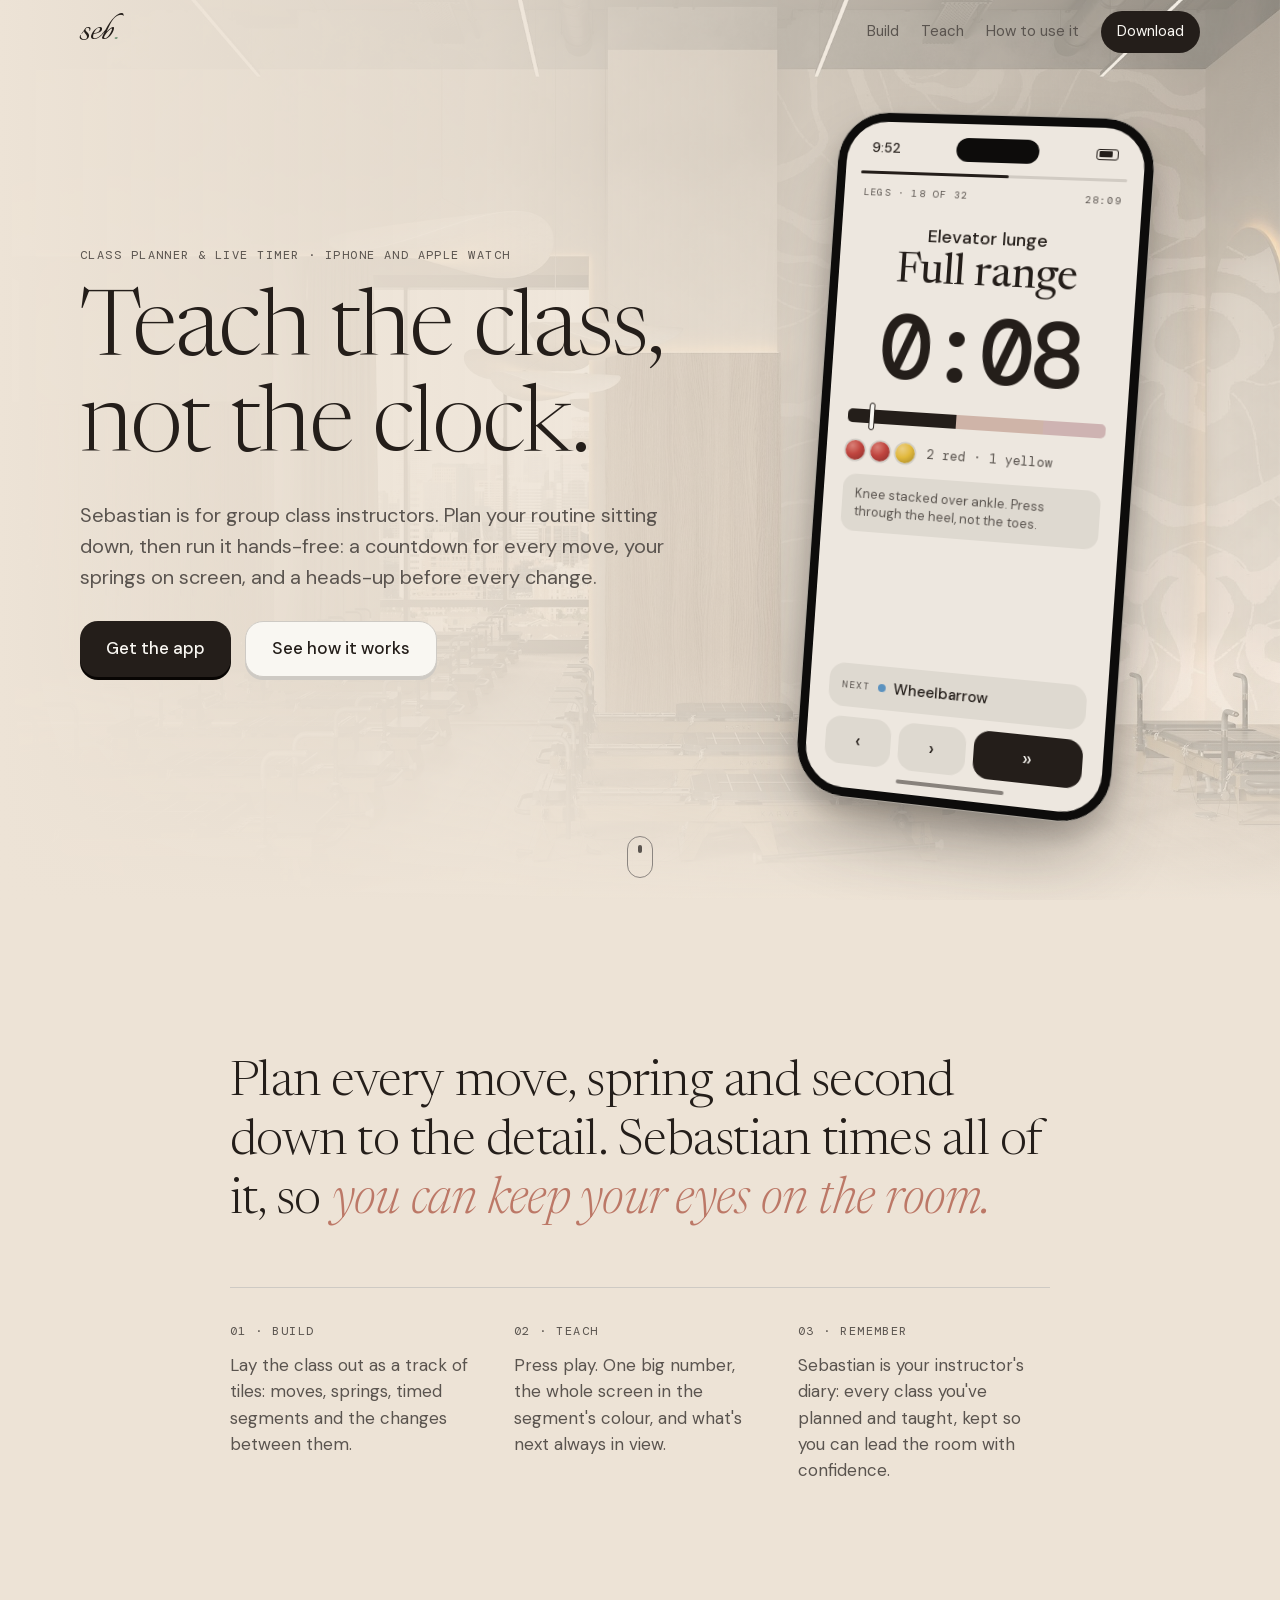
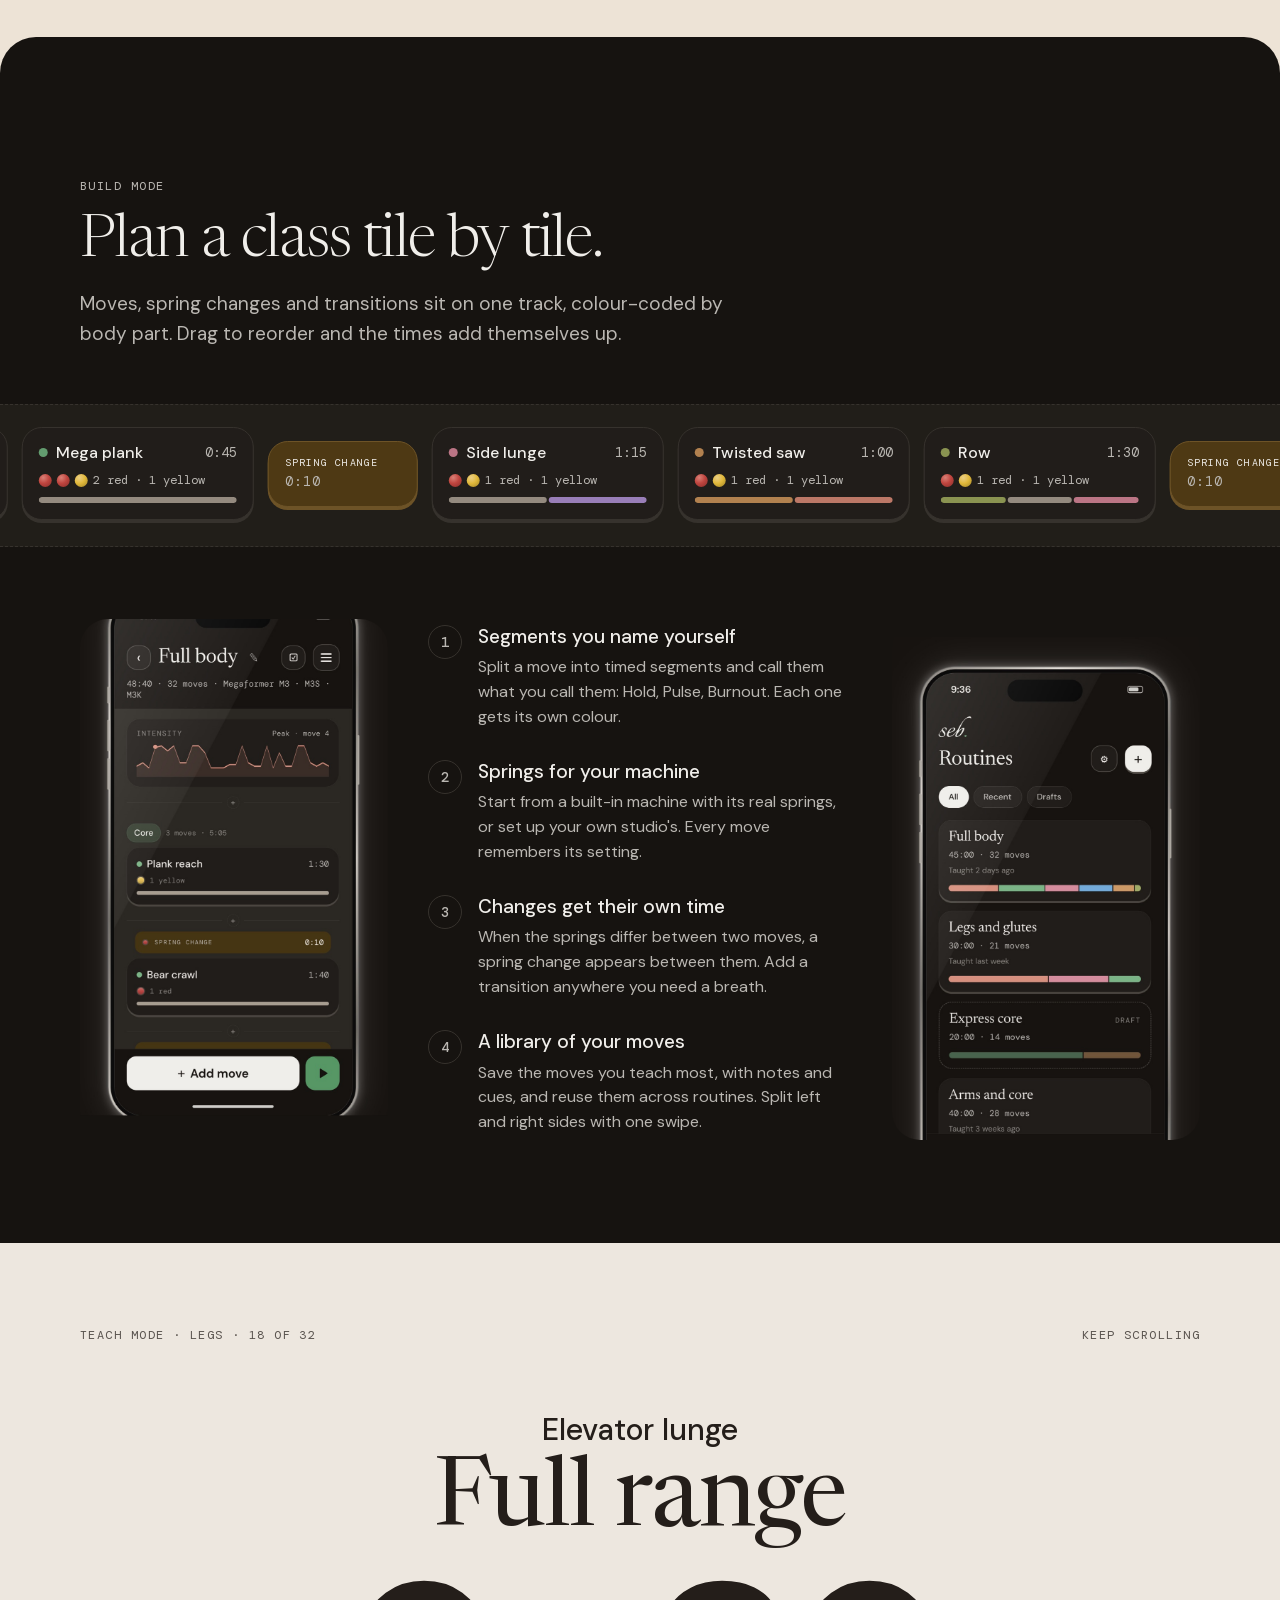
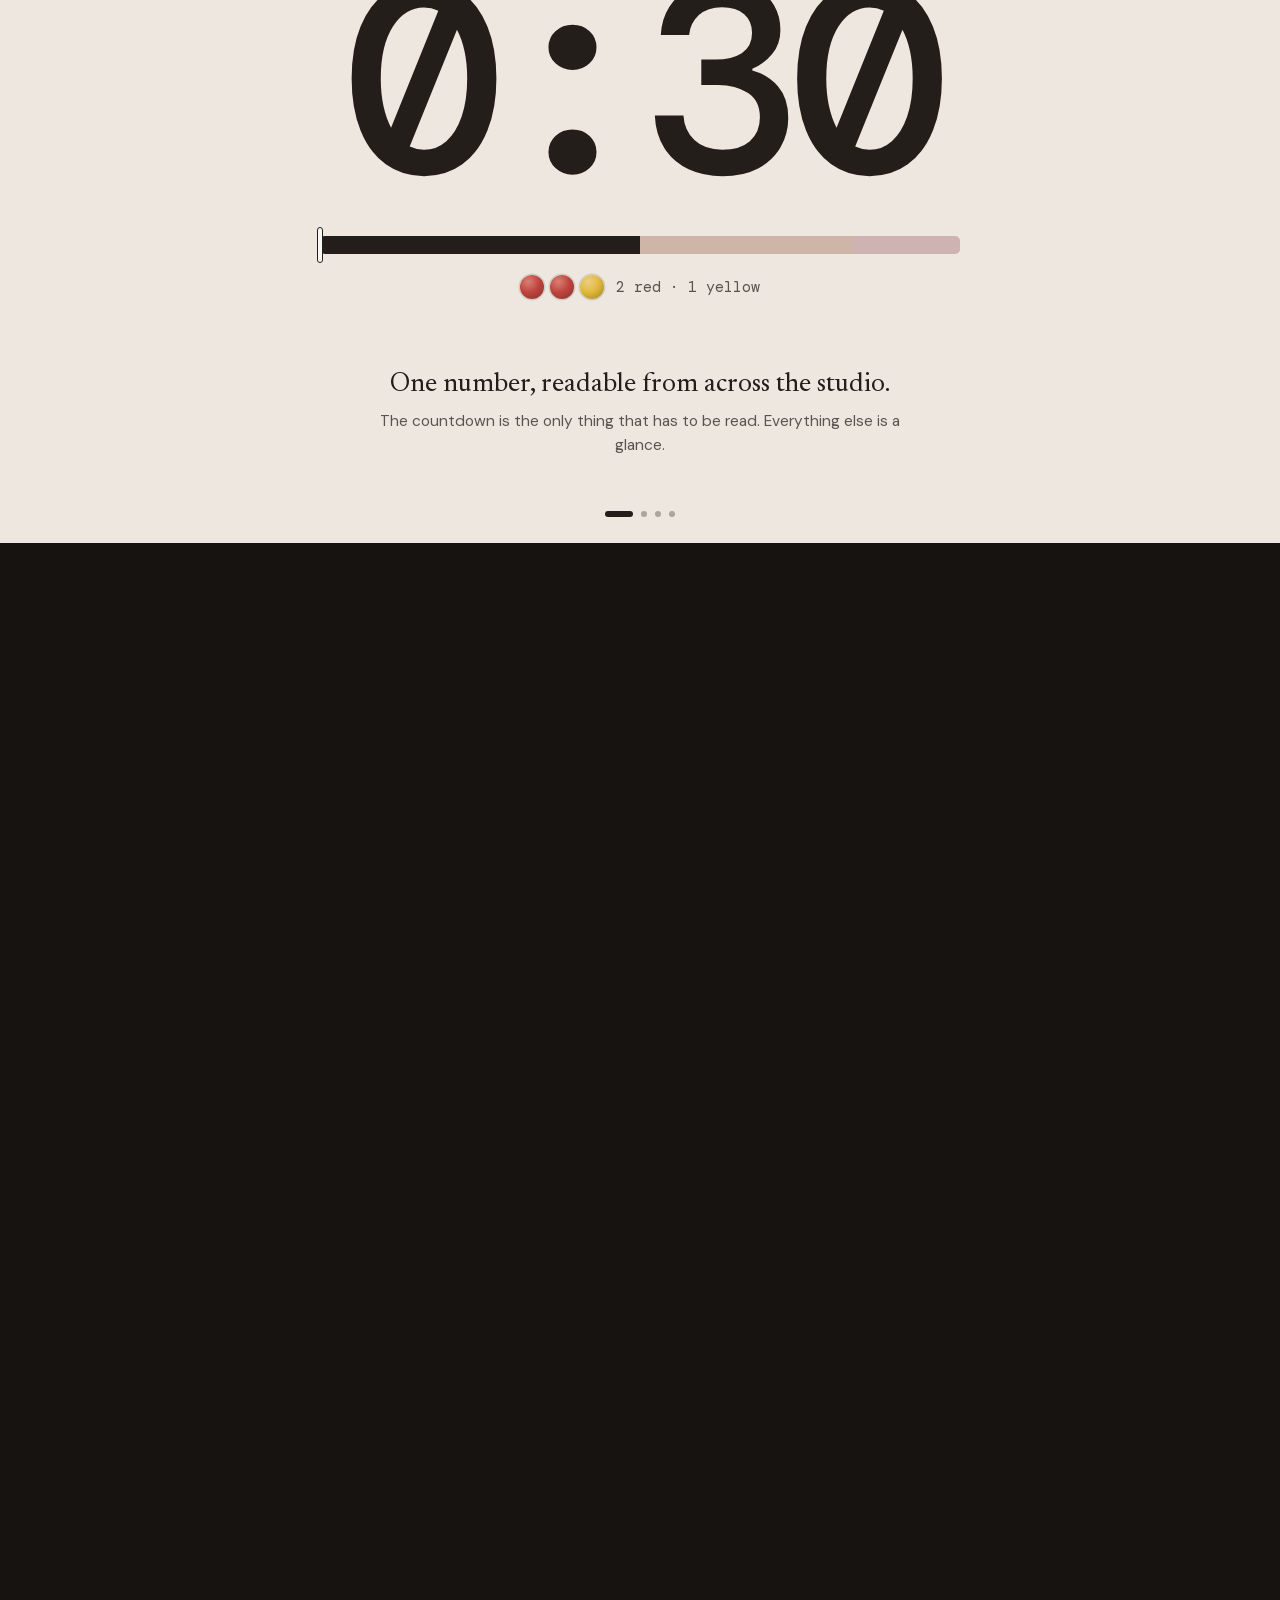
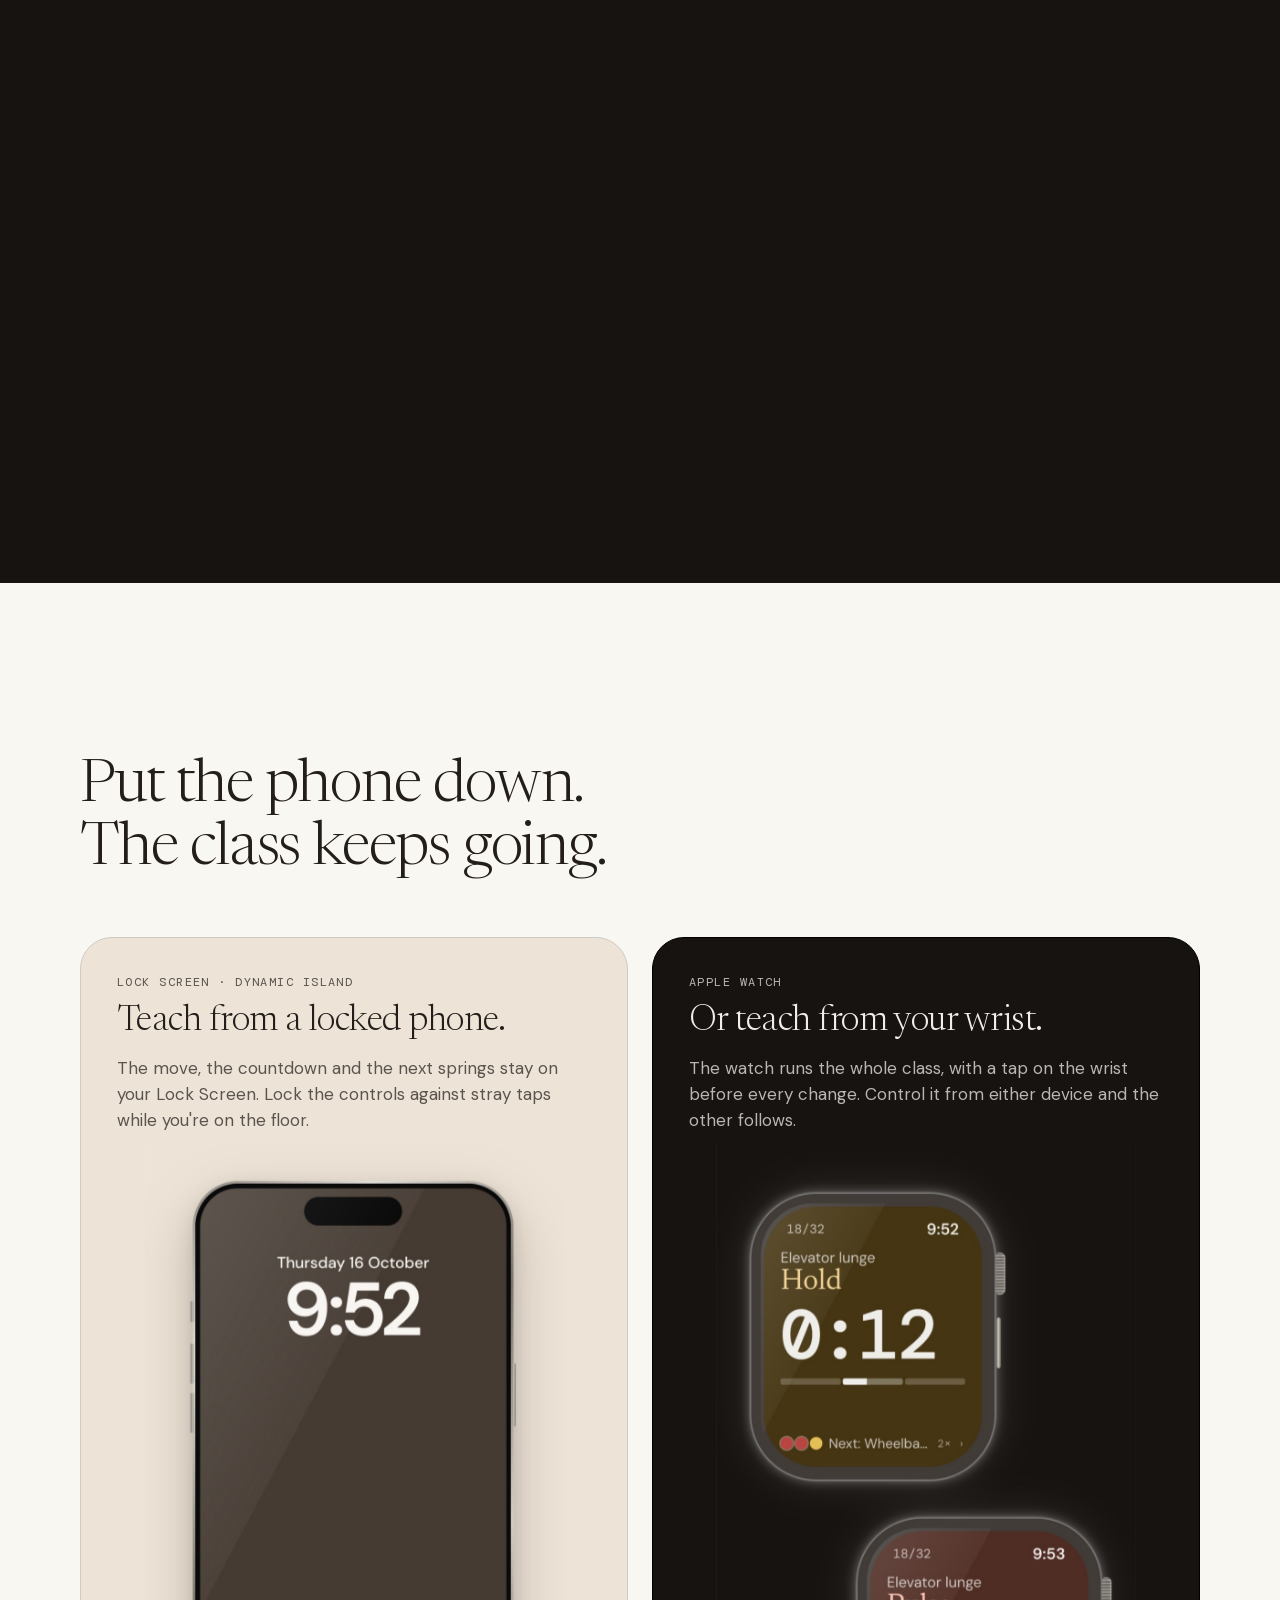
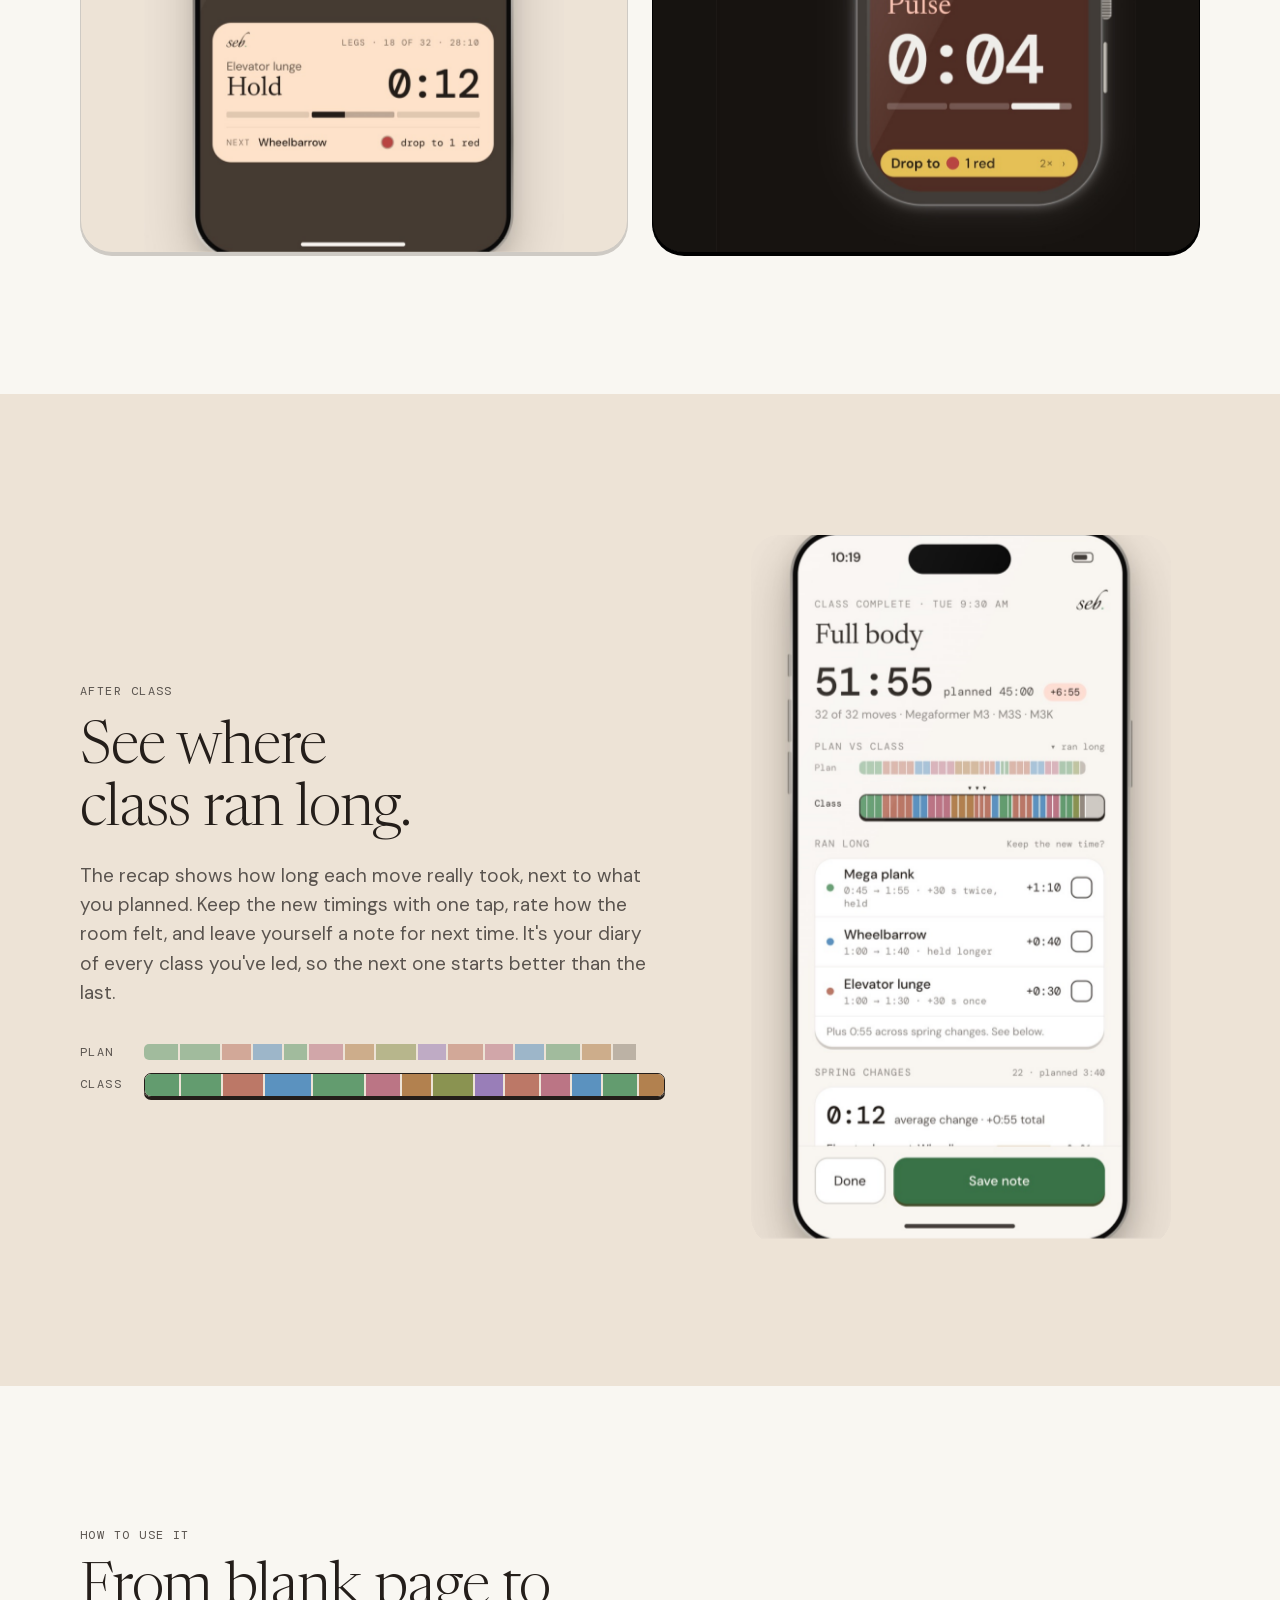
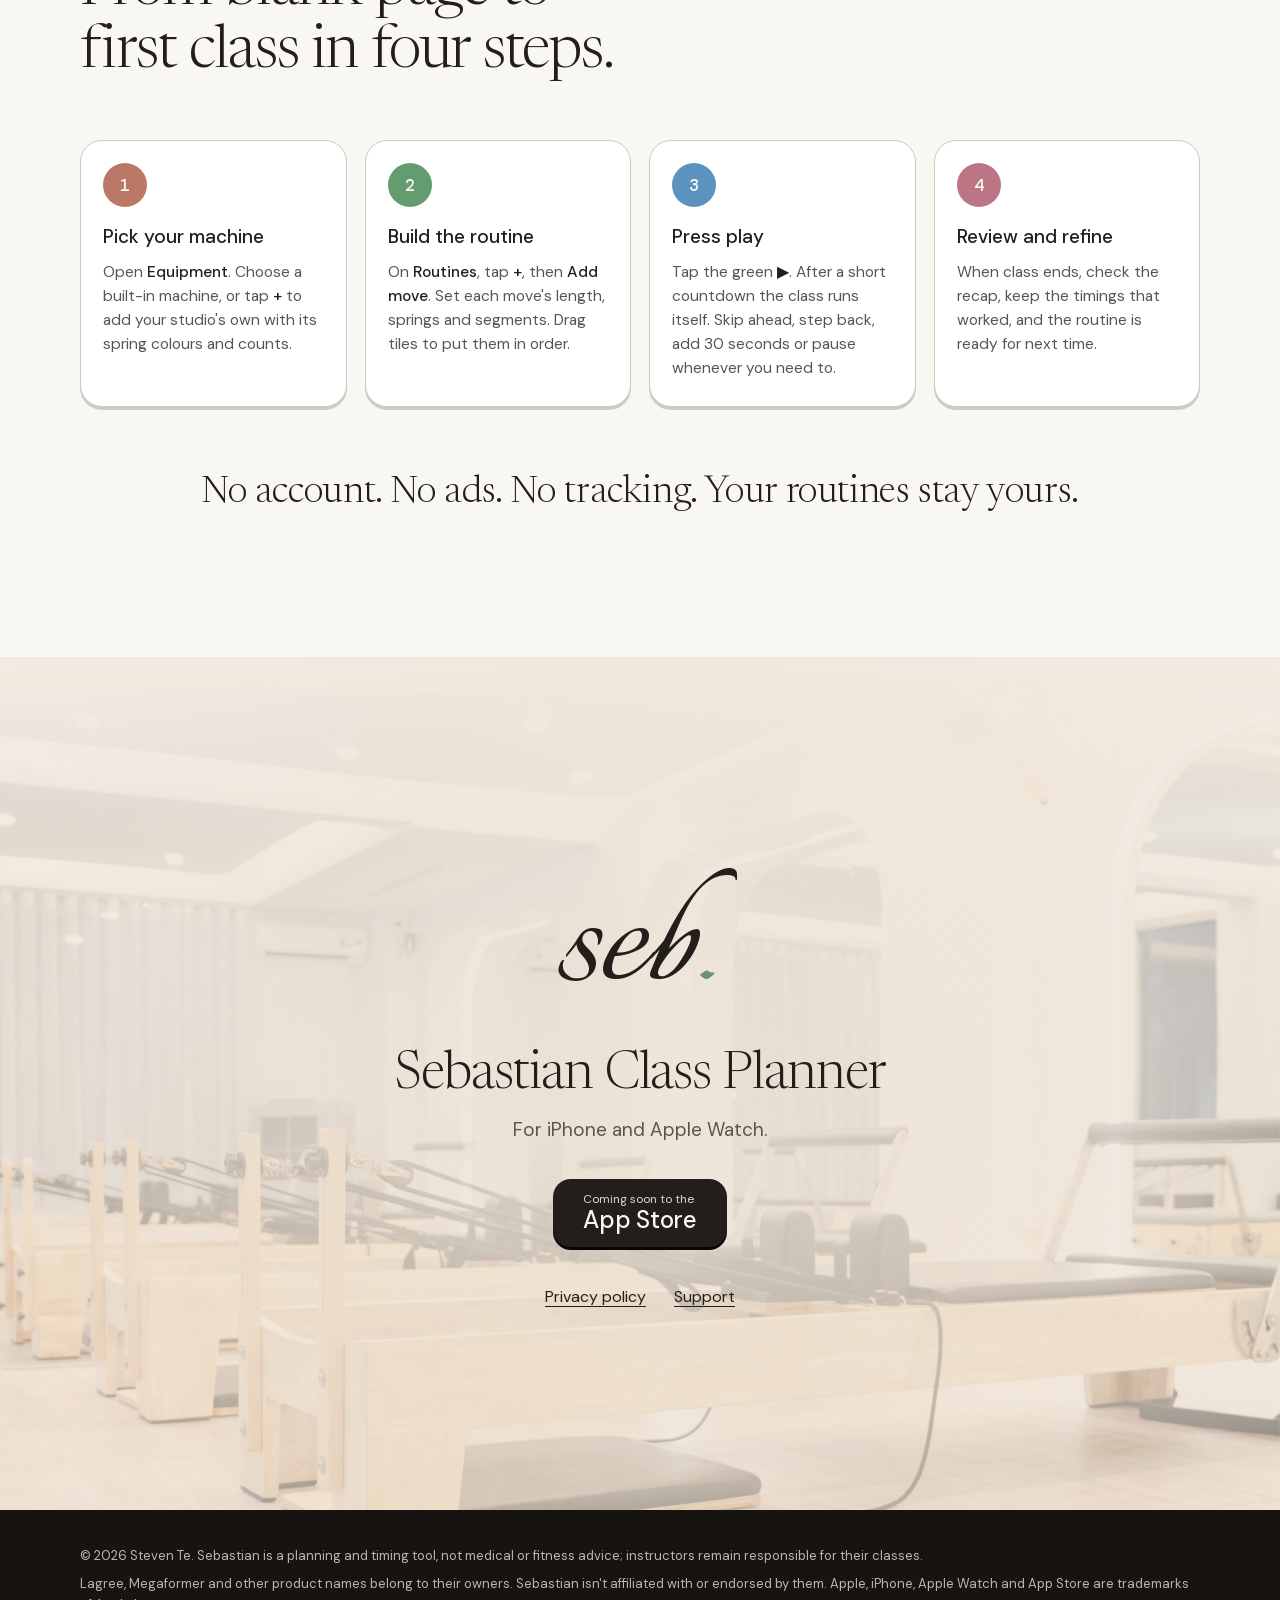
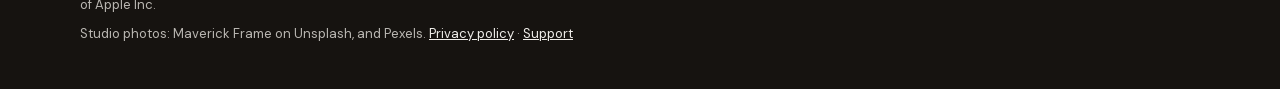
<file: index.html>
<!doctype html>
<html lang="en">
<head>
<meta charset="utf-8">
<meta name="viewport" content="width=device-width, initial-scale=1, viewport-fit=cover">
<title>Sebastian Class Planner — plan your class, then teach it hands-free</title>
<meta name="description" content="Sebastian is a class planner and live timer for group class instructors. Build a routine move by move, then run it from your iPhone or Apple Watch while you teach.">
<meta name="theme-color" content="#ede3d6">
<meta property="og:title" content="Sebastian Class Planner">
<meta property="og:description" content="Teach the class, not the clock. A class planner and live timer for iPhone and Apple Watch.">
<meta property="og:type" content="website">
<link rel="icon" type="image/png" href="assets/icon-180.png">
<link rel="apple-touch-icon" href="assets/icon-180.png">
<link rel="preload" href="assets/fonts/Newsreader-normal-300_500.woff2" as="font" type="font/woff2" crossorigin>
<link rel="stylesheet" href="assets/fonts.css">
<link rel="stylesheet" href="home.css">
</head>
<body>

<header class="top" id="top">
  <a class="wordmark" href="#hero" aria-label="Sebastian, back to top">seb<i>.</i></a>
  <nav>
    <a href="#build">Build</a>
    <a href="#teach">Teach</a>
    <a href="#how">How to use it</a>
    <a class="pill" href="#download">Download</a>
  </nav>
</header>

<main>

<!-- ============ HERO ============ -->
<section class="hero" id="hero">
  <div class="hero-photo" aria-hidden="true"></div>
  <div class="hero-wash" aria-hidden="true"></div>
  <div class="wrap hero-grid">
    <div class="hero-copy">
      <p class="meta rise" style="--d:0">Class planner &amp; live timer · iPhone and Apple Watch</p>
      <h1 class="rise" style="--d:1">Teach the class,<br>not the clock.</h1>
      <p class="lede rise" style="--d:2">Sebastian is for group class instructors. Plan your routine sitting down, then run it hands-free: a countdown for every move, your springs on screen, and a heads-up before every change.</p>
      <div class="cta-row rise" style="--d:3">
        <a class="btn ink" href="#download">Get the app</a>
        <a class="btn ghost" href="#build">See how it works</a>
      </div>
    </div>

    <!-- A live teach screen: it really counts down. -->
    <div class="phone-stage rise" style="--d:2">
      <div class="phone" id="heroPhone" data-tone="stone" role="img" aria-label="The app's teach screen, counting down a move">
        <div class="ph-status"><span>9:52</span><span class="ph-island"></span><span class="ph-batt"></span></div>
        <div class="ph-progress"><i id="hpProgress"></i></div>
        <div class="ph-meta"><span id="hpCat">Legs · 18 of 32</span><span id="hpLeft">28:10</span></div>
        <div class="ph-move" id="hpMove">Elevator lunge</div>
        <div class="ph-seg" id="hpSeg">Full range</div>
        <div class="ph-count" id="hpCount">0:09</div>
        <div class="ph-strip" id="hpStrip"><span class="playhead" id="hpPlayhead"></span></div>
        <div class="ph-springs" id="hpSprings"></div>
        <div class="ph-note" id="hpNote">Knee stacked over ankle. Press through the heel, not the toes.</div>
        <div class="ph-next"><span class="ml">Next</span><span class="dot" id="hpNextDot"></span><span id="hpNext">Wheelbarrow</span></div>
        <div class="ph-controls"><span>‹</span><span>›</span><span class="wide">»</span></div>
        <div class="ph-home"></div>
      </div>
    </div>
  </div>
  <a class="scroll-cue" href="#intro" aria-label="Scroll down"><span></span></a>
</section>

<!-- ============ INTRO ============ -->
<section class="intro" id="intro">
  <div class="wrap narrow">
    <p class="big reveal">Plan every move, spring and second down to the detail. Sebastian times all of it, so <em>you can keep your eyes on the room.</em></p>
    <div class="pair">
      <div class="reveal"><span class="meta">01 · Build</span><p>Lay the class out as a track of tiles: moves, springs, timed segments and the changes between them.</p></div>
      <div class="reveal" style="--d:1"><span class="meta">02 · Teach</span><p>Press play. One big number, the whole screen in the segment's colour, and what's next always in view.</p></div>
      <div class="reveal" style="--d:2"><span class="meta">03 · Remember</span><p>Sebastian is your instructor's diary: every class you've planned and taught, kept so you can lead the room with confidence.</p></div>
    </div>
  </div>
</section>

<!-- ============ BUILD ============ -->
<section class="build dark" id="build">
  <div class="wrap">
    <div class="sec-head">
      <span class="meta reveal">Build mode</span>
      <h2 class="reveal" style="--d:1">Plan a class tile by tile.</h2>
      <p class="reveal" style="--d:2">Moves, spring changes and transitions sit on one track, colour-coded by body part. Drag to reorder and the times add themselves up.</p>
    </div>
  </div>

  <!-- A track of tiles that slides as you scroll. -->
  <div class="track-window" aria-hidden="true"><div class="track" id="track"></div></div>

  <div class="wrap build-grid">
    <figure class="shot dark-shot reveal" data-parallax="0.06">
      <img src="assets/shot-build.jpg" alt="A routine's timeline: an intensity chart, then move tiles with spring settings and a spring change between them." loading="lazy">
    </figure>
    <ul class="features">
      <li class="reveal"><span class="num">1</span><div><h3>Segments you name yourself</h3><p>Split a move into timed segments and call them what you call them: Hold, Pulse, Burnout. Each one gets its own colour.</p></div></li>
      <li class="reveal"><span class="num">2</span><div><h3>Springs for your machine</h3><p>Start from a built-in machine with its real springs, or set up your own studio's. Every move remembers its setting.</p></div></li>
      <li class="reveal"><span class="num">3</span><div><h3>Changes get their own time</h3><p>When the springs differ between two moves, a spring change appears between them. Add a transition anywhere you need a breath.</p></div></li>
      <li class="reveal"><span class="num">4</span><div><h3>A library of your moves</h3><p>Save the moves you teach most, with notes and cues, and reuse them across routines. Split left and right sides with one swipe.</p></div></li>
    </ul>
    <figure class="shot dark-shot reveal" data-parallax="-0.05">
      <img src="assets/shot-routines.jpg" alt="The Routines list. Each routine card has a bar showing its mix of body parts." loading="lazy">
    </figure>
  </div>
</section>

<!-- ============ TEACH (scroll-driven) ============ -->
<section class="teach" id="teach" aria-label="Teach mode">
  <div class="teach-stage" id="teachStage" data-tone="stone">
    <div class="teach-top">
      <span class="meta" id="tsMeta">Teach mode · Legs · 18 of 32</span>
      <span class="meta" id="tsHint">Keep scrolling</span>
    </div>
    <div class="teach-center">
      <div class="ts-move" id="tsMove">Elevator lunge</div>
      <div class="ts-seg" id="tsSeg">Full range</div>
      <div class="ts-count" id="tsCount">0:30</div>
      <div class="ts-strip" id="tsStrip"><span class="playhead" id="tsPlayhead"></span></div>
      <div class="ts-springs" id="tsSprings"></div>
    </div>
    <div class="teach-captions" id="tsCaptions">
      <div class="cap on"><h3>One number, readable from across the studio.</h3><p>The countdown is the only thing that has to be read. Everything else is a glance.</p></div>
      <div class="cap"><h3>The whole screen takes the segment's colour.</h3><p>Hold turns the room clay. You know where you are without reading a word.</p></div>
      <div class="cap"><h3>Tones and taps on the last 3, 2, 1.</h3><p>Short cues mark each change. They play over your music without stopping it.</p></div>
      <div class="cap"><h3>Spring changes are never skipped.</h3><p>The class waits at the boundary and shows the new setting until the springs are set.</p></div>
    </div>
    <div class="teach-dots" id="tsDots" aria-hidden="true"><i class="on"></i><i></i><i></i><i></i></div>
  </div>
</section>

<!-- ============ EVERYWHERE ============ -->
<section class="everywhere" id="everywhere">
  <div class="wrap">
    <div class="sec-head">
      <span class="meta reveal">Hands-free</span>
      <h2 class="reveal" style="--d:1">Put the phone down. The class keeps going.</h2>
    </div>
    <div class="duo">
      <article class="card light-card reveal">
        <div class="card-copy"><span class="meta">Lock Screen · Dynamic Island</span><h3>Teach from a locked phone.</h3><p>The move, the countdown and the next springs stay on your Lock Screen. Lock the controls against stray taps while you're on the floor.</p></div>
        <figure class="shot"><img src="assets/shot-lock-screen.jpg" alt="An iPhone Lock Screen showing the current move, its countdown and the next spring setting." loading="lazy"></figure>
      </article>
      <article class="card dark-card reveal" style="--d:1">
        <div class="card-copy"><span class="meta">Apple Watch</span><h3>Or teach from your wrist.</h3><p>The watch runs the whole class, with a tap on the wrist before every change. Control it from either device and the other follows.</p></div>
        <figure class="shot"><img src="assets/shot-apple-watch.jpg" alt="Two Apple Watch screens showing a segment, its countdown and the next spring change." loading="lazy"></figure>
      </article>
    </div>
  </div>
</section>

<!-- ============ RECAP ============ -->
<section class="recap" id="recap">
  <div class="wrap recap-grid">
    <div class="recap-copy">
      <span class="meta reveal">After class</span>
      <h2 class="reveal" style="--d:1">See where class ran long.</h2>
      <p class="reveal" style="--d:2">The recap shows how long each move really took, next to what you planned. Keep the new timings with one tap, rate how the room felt, and leave yourself a note for next time. It's your diary of every class you've led, so the next one starts better than the last.</p>
      <div class="bars reveal" style="--d:3" aria-hidden="true">
        <div class="bar-row"><span class="meta">Plan</span><div class="bar" id="barPlan"></div></div>
        <div class="bar-row"><span class="meta">Class</span><div class="bar strong" id="barClass"></div></div>
      </div>
    </div>
    <figure class="shot reveal" data-parallax="0.05"><img src="assets/shot-recap.jpg" alt="The class recap: total time against the plan, and the moves that ran long." loading="lazy"></figure>
  </div>
</section>

<!-- ============ HOW TO USE ============ -->
<section class="how" id="how">
  <div class="wrap">
    <div class="sec-head">
      <span class="meta reveal">How to use it</span>
      <h2 class="reveal" style="--d:1">From blank page to first class in four steps.</h2>
    </div>
    <ol class="steps">
      <li class="step reveal"><span class="step-n">1</span><h3>Pick your machine</h3><p>Open <b>Equipment</b>. Choose a built-in machine, or tap <b>+</b> to add your studio's own with its spring colours and counts.</p></li>
      <li class="step reveal" style="--d:1"><span class="step-n">2</span><h3>Build the routine</h3><p>On <b>Routines</b>, tap <b>+</b>, then <b>Add move</b>. Set each move's length, springs and segments. Drag tiles to put them in order.</p></li>
      <li class="step reveal" style="--d:2"><span class="step-n">3</span><h3>Press play</h3><p>Tap the green <b>▶</b>. After a short countdown the class runs itself. Skip ahead, step back, add 30 seconds or pause whenever you need to.</p></li>
      <li class="step reveal" style="--d:3"><span class="step-n">4</span><h3>Review and refine</h3><p>When class ends, check the recap, keep the timings that worked, and the routine is ready for next time.</p></li>
    </ol>
    <p class="promise reveal">No account. No ads. No tracking. Your routines stay yours.</p>
  </div>
</section>

<!-- ============ DOWNLOAD ============ -->
<section class="download" id="download">
  <div class="dl-photo" aria-hidden="true"></div>
  <div class="dl-wash" aria-hidden="true"></div>
  <div class="wrap dl-inner">
    <span class="wordmark xl reveal">seb<i>.</i></span>
    <h2 class="reveal" style="--d:1">Sebastian Class Planner</h2>
    <p class="reveal" style="--d:2">For iPhone and Apple Watch.</p>
    <!-- The App Store link is set once, in home.js (APP_STORE_URL). -->
    <a class="btn store reveal" style="--d:3" id="storeButton" href="#download" aria-disabled="true">
      <span class="store-small" id="storeSmall">Coming soon to the</span>
      <span class="store-big">App Store</span>
    </a>
    <nav class="dl-links reveal" style="--d:4" aria-label="Privacy and support">
      <a href="privacy/">Privacy policy</a>
      <a href="support/">Support</a>
    </nav>
  </div>
</section>

</main>

<footer class="foot">
  <div class="wrap">
    <p>© 2026 Steven Te. Sebastian is a planning and timing tool, not medical or fitness advice; instructors remain responsible for their classes.</p>
    <p>Lagree, Megaformer and other product names belong to their owners. Sebastian isn't affiliated with or endorsed by them. Apple, iPhone, Apple Watch and App Store are trademarks of Apple Inc.</p>
    <p>Studio photos: Maverick Frame on Unsplash, and Pexels. <a href="privacy/">Privacy policy</a> · <a href="support/">Support</a></p>
  </div>
</footer>

<script src="home.js" defer></script>
</body>
</html>
</file>
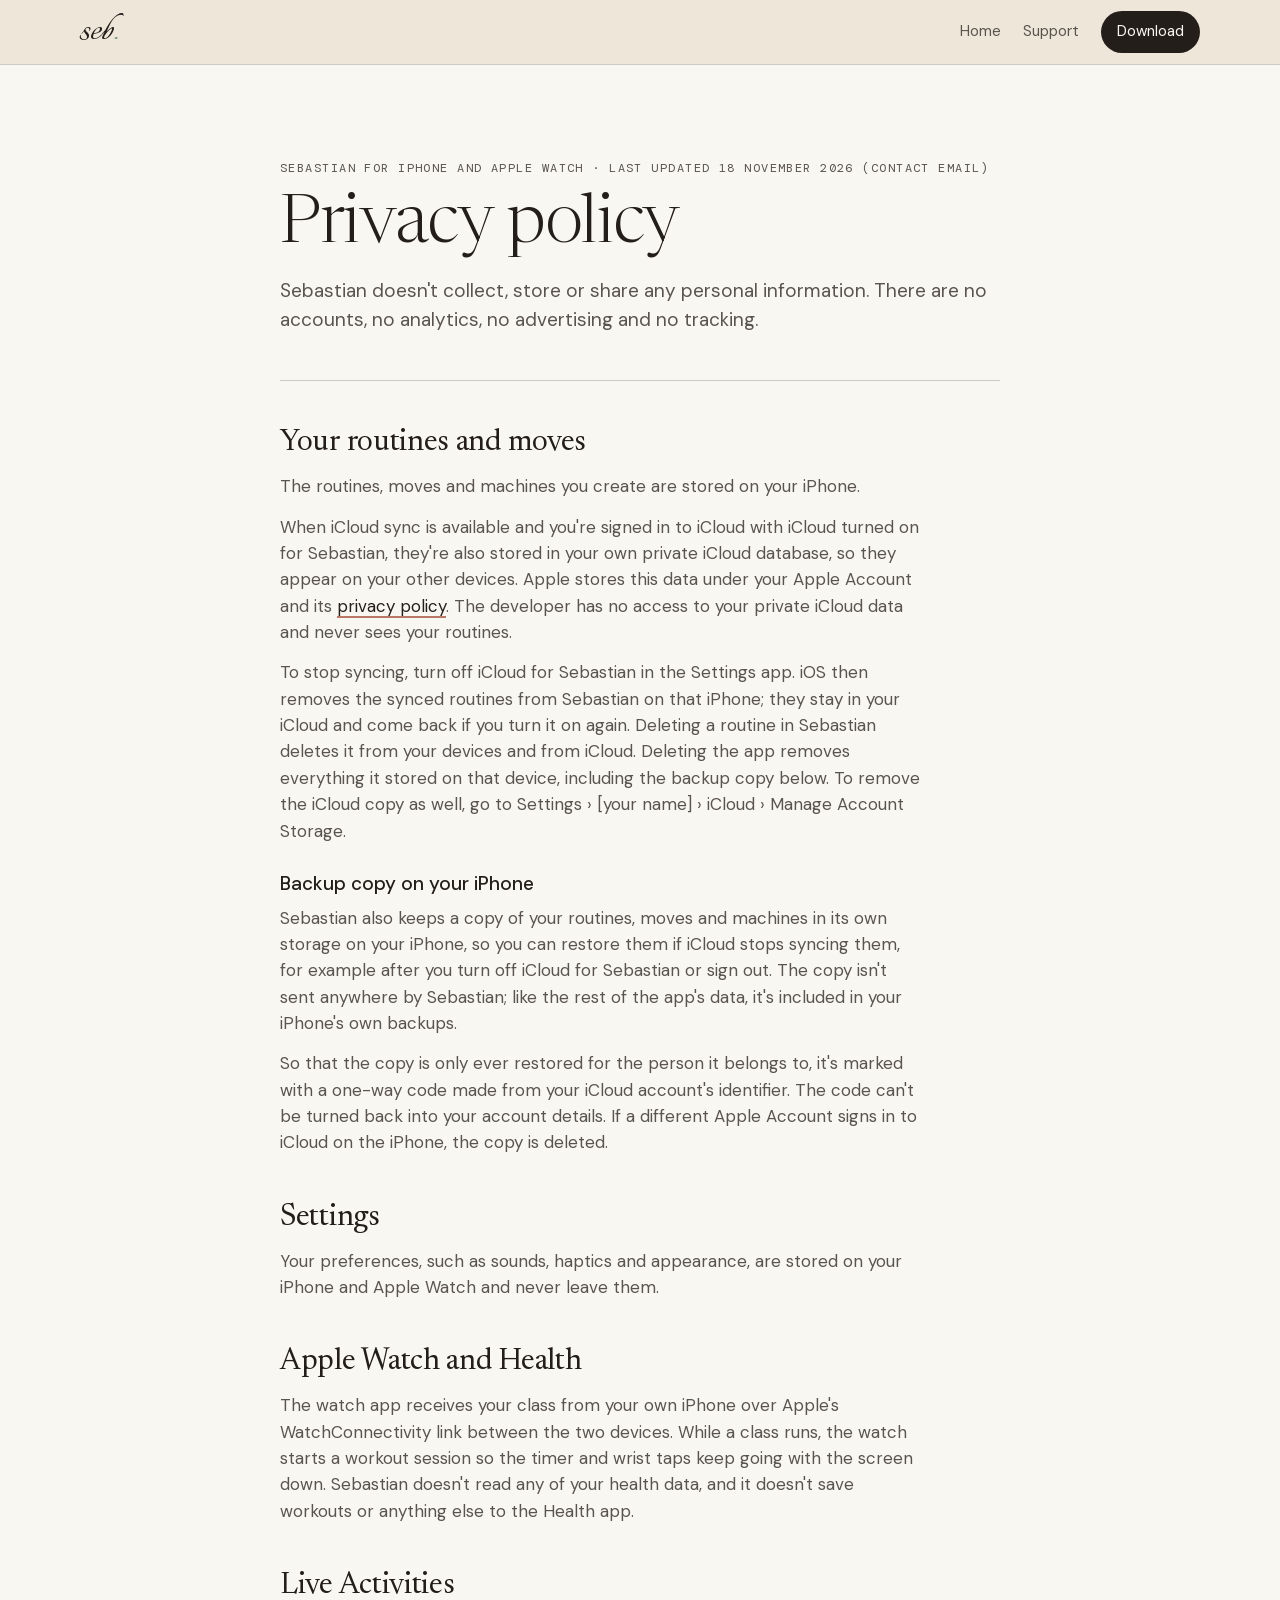
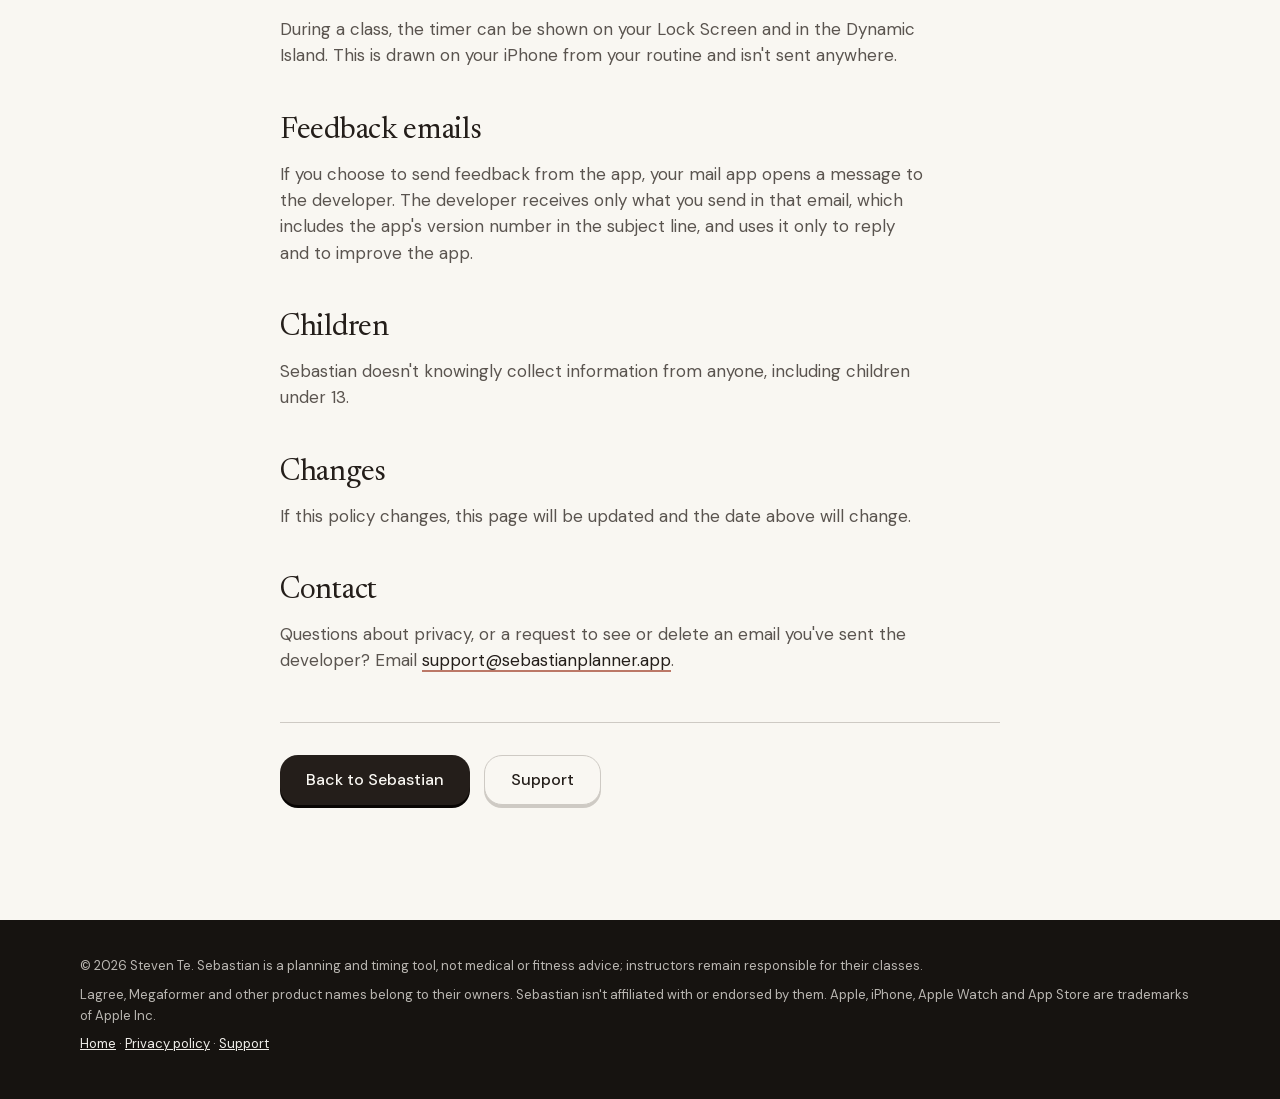
<file: privacy/index.html>
<!doctype html>
<html lang="en">
<head>
<meta charset="utf-8">
<meta name="viewport" content="width=device-width, initial-scale=1, viewport-fit=cover">
<title>Privacy policy — Sebastian Class Planner</title>
<meta name="description" content="Sebastian doesn't collect, store or share any personal information.">
<meta name="theme-color" content="#ede3d6">
<link rel="icon" type="image/png" href="../assets/icon-180.png">
<link rel="apple-touch-icon" href="../assets/icon-180.png">
<link rel="stylesheet" href="../assets/fonts.css">
<link rel="stylesheet" href="../home.css">
<link rel="stylesheet" href="../page.css">
</head>
<body>

<header class="top scrolled">
  <a class="wordmark" href="../" aria-label="Sebastian home">seb<i>.</i></a>
  <nav>
    <a href="../">Home</a>
    <a href="../support/">Support</a>
    <a class="pill" href="../#download">Download</a>
  </nav>
</header>

<main class="doc">
<div class="doc-head">
  <span class="meta rise" style="--d:0">Sebastian for iPhone and Apple Watch · Last updated 18 November 2026 (contact email)</span>
  <h1 class="rise" style="--d:1">Privacy policy</h1>
  <p class="lead rise" style="--d:2">Sebastian doesn't collect, store or share any personal information. There are no accounts, no analytics, no advertising and no tracking.</p>
</div>

<h2>Your routines and moves</h2>
<p>The routines, moves and machines you create are stored on your iPhone.</p>
<p>When iCloud sync is available and you're signed in to iCloud with iCloud turned on for Sebastian, they're also stored in your own private iCloud database, so they appear on your other devices. Apple stores this data under your Apple Account and its <a href="https://www.apple.com/legal/privacy/">privacy policy</a>. The developer has no access to your private iCloud data and never sees your routines.</p>
<p>To stop syncing, turn off iCloud for Sebastian in the Settings app. iOS then removes the synced routines from Sebastian on that iPhone; they stay in your iCloud and come back if you turn it on again. Deleting a routine in Sebastian deletes it from your devices and from iCloud. Deleting the app removes everything it stored on that device, including the backup copy below. To remove the iCloud copy as well, go to Settings › [your name] › iCloud › Manage Account Storage.</p>
<h3>Backup copy on your iPhone</h3>
<p>Sebastian also keeps a copy of your routines, moves and machines in its own storage on your iPhone, so you can restore them if iCloud stops syncing them, for example after you turn off iCloud for Sebastian or sign out. The copy isn't sent anywhere by Sebastian; like the rest of the app's data, it's included in your iPhone's own backups.</p>
<p>So that the copy is only ever restored for the person it belongs to, it's marked with a one-way code made from your iCloud account's identifier. The code can't be turned back into your account details. If a different Apple Account signs in to iCloud on the iPhone, the copy is deleted.</p>

<h2>Settings</h2>
<p>Your preferences, such as sounds, haptics and appearance, are stored on your iPhone and Apple Watch and never leave them.</p>

<h2>Apple Watch and Health</h2>
<p>The watch app receives your class from your own iPhone over Apple's WatchConnectivity link between the two devices. While a class runs, the watch starts a workout session so the timer and wrist taps keep going with the screen down. Sebastian doesn't read any of your health data, and it doesn't save workouts or anything else to the Health app.</p>

<h2>Live Activities</h2>
<p>During a class, the timer can be shown on your Lock Screen and in the Dynamic Island. This is drawn on your iPhone from your routine and isn't sent anywhere.</p>

<h2>Feedback emails</h2>
<p>If you choose to send feedback from the app, your mail app opens a message to the developer. The developer receives only what you send in that email, which includes the app's version number in the subject line, and uses it only to reply and to improve the app.</p>

<h2>Children</h2>
<p>Sebastian doesn't knowingly collect information from anyone, including children under 13.</p>

<h2>Changes</h2>
<p>If this policy changes, this page will be updated and the date above will change.</p>

<h2>Contact</h2>
<p>Questions about privacy, or a request to see or delete an email you've sent the developer? Email <a href="mailto:support@sebastianplanner.app">support@sebastianplanner.app</a>.</p>

<div class="doc-more">
  <a class="btn ink" href="../">Back to Sebastian</a>
  <a class="btn ghost" href="../support/">Support</a>
</div>
</main>

<footer class="foot">
  <div class="wrap">
    <p>© 2026 Steven Te. Sebastian is a planning and timing tool, not medical or fitness advice; instructors remain responsible for their classes.</p>
    <p>Lagree, Megaformer and other product names belong to their owners. Sebastian isn't affiliated with or endorsed by them. Apple, iPhone, Apple Watch and App Store are trademarks of Apple Inc.</p>
    <p><a href="../">Home</a> · <a href="../privacy/">Privacy policy</a> · <a href="../support/">Support</a></p>
  </div>
</footer>

</body>
</html>
</file>
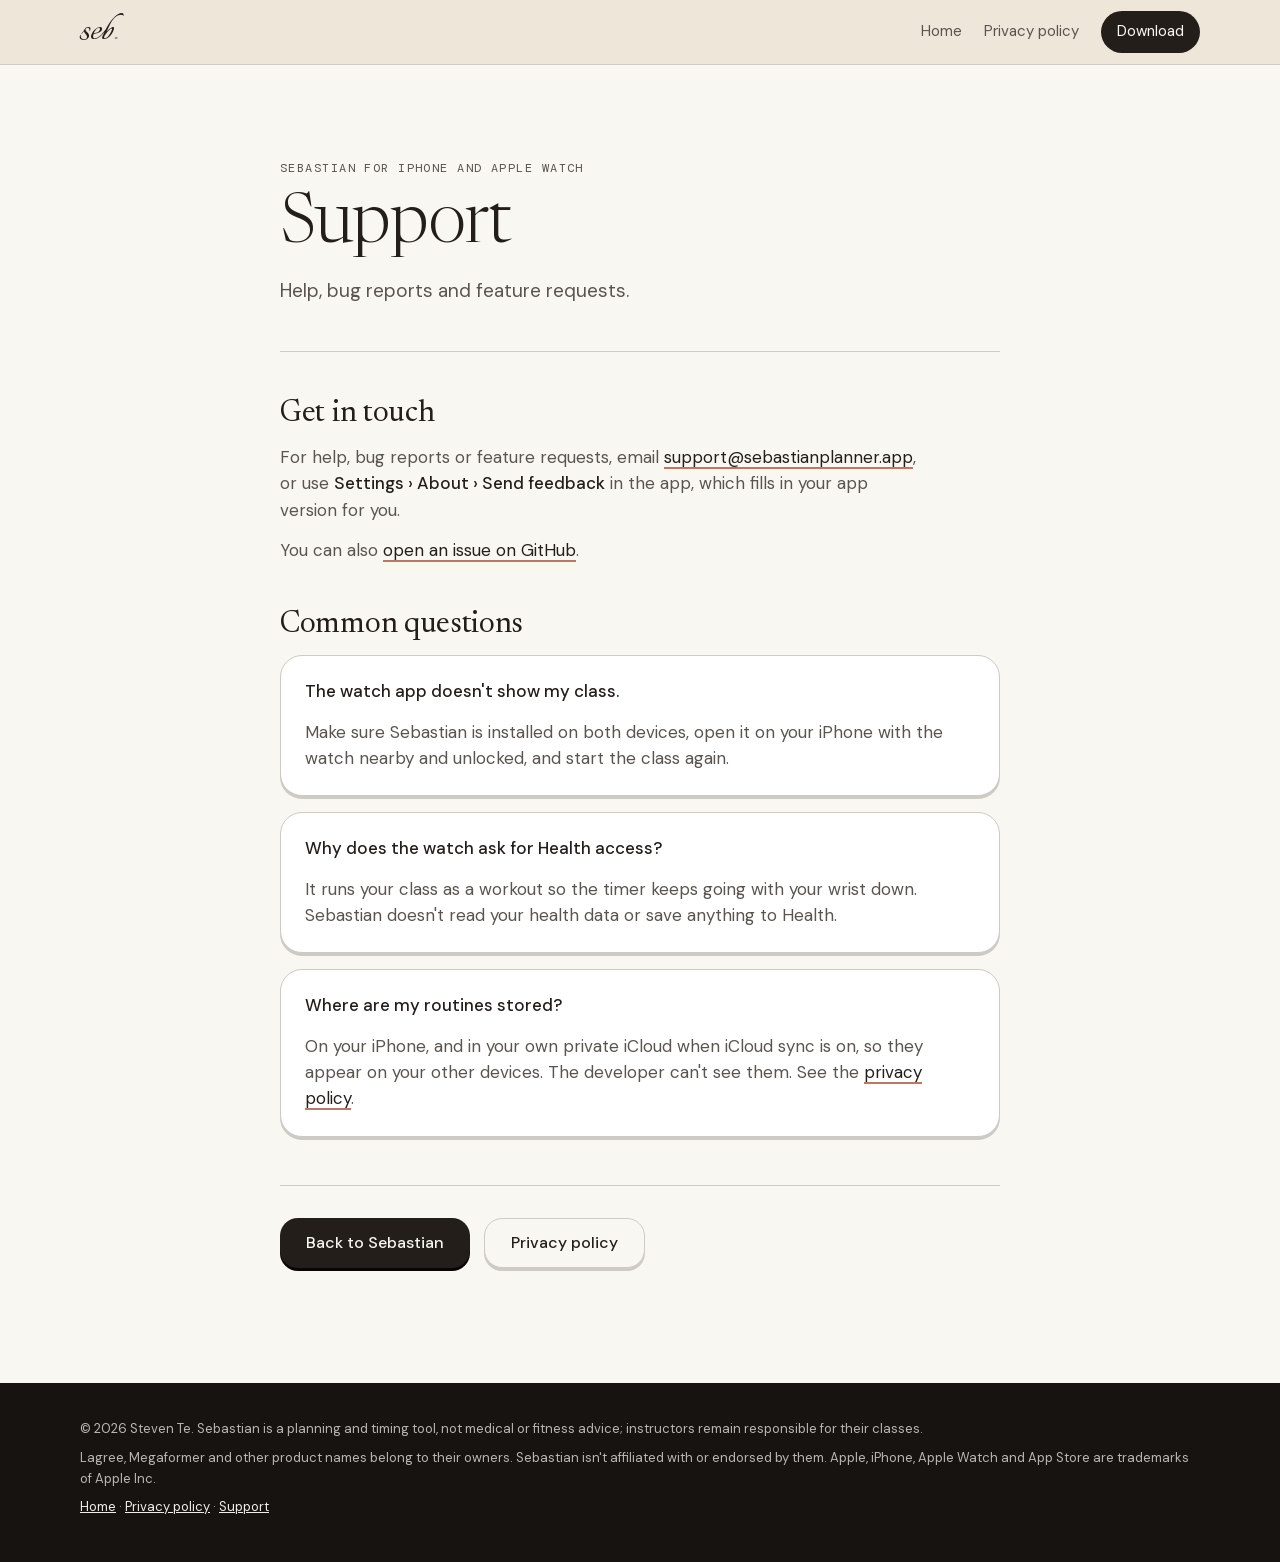
<file: support/index.html>
<!doctype html>
<html lang="en">
<head>
<meta charset="utf-8">
<meta name="viewport" content="width=device-width, initial-scale=1, viewport-fit=cover">
<title>Support — Sebastian Class Planner</title>
<meta name="description" content="Help, bug reports and common questions for Sebastian on iPhone and Apple Watch.">
<meta name="theme-color" content="#ede3d6">
<link rel="icon" type="image/png" href="../assets/icon-180.png">
<link rel="apple-touch-icon" href="../assets/icon-180.png">
<link rel="stylesheet" href="../assets/fonts.css">
<link rel="stylesheet" href="../home.css">
<link rel="stylesheet" href="../page.css">
</head>
<body>

<header class="top scrolled">
  <a class="wordmark" href="../" aria-label="Sebastian home">seb<i>.</i></a>
  <nav>
    <a href="../">Home</a>
    <a href="../privacy/">Privacy policy</a>
    <a class="pill" href="../#download">Download</a>
  </nav>
</header>

<main class="doc">
<div class="doc-head">
  <span class="meta rise" style="--d:0">Sebastian for iPhone and Apple Watch</span>
  <h1 class="rise" style="--d:1">Support</h1>
  <p class="lead rise" style="--d:2">Help, bug reports and feature requests.</p>
</div>

<h2>Get in touch</h2>
<p>For help, bug reports or feature requests, email <a href="mailto:support@sebastianplanner.app">support@sebastianplanner.app</a>, or use <strong>Settings › About › Send feedback</strong> in the app, which fills in your app version for you.</p>
<p>You can also <a href="https://github.com/testeven152/sebastian-app/issues">open an issue on GitHub</a>.</p>

<h2>Common questions</h2>
<div class="card"><p><strong>The watch app doesn't show my class.</strong></p><p>Make sure Sebastian is installed on both devices, open it on your iPhone with the watch nearby and unlocked, and start the class again.</p></div>
<div class="card"><p><strong>Why does the watch ask for Health access?</strong></p><p>It runs your class as a workout so the timer keeps going with your wrist down. Sebastian doesn't read your health data or save anything to Health.</p></div>
<div class="card"><p><strong>Where are my routines stored?</strong></p><p>On your iPhone, and in your own private iCloud when iCloud sync is on, so they appear on your other devices. The developer can't see them. See the <a href="../privacy/">privacy policy</a>.</p></div>

<div class="doc-more">
  <a class="btn ink" href="../">Back to Sebastian</a>
  <a class="btn ghost" href="../privacy/">Privacy policy</a>
</div>
</main>

<footer class="foot">
  <div class="wrap">
    <p>© 2026 Steven Te. Sebastian is a planning and timing tool, not medical or fitness advice; instructors remain responsible for their classes.</p>
    <p>Lagree, Megaformer and other product names belong to their owners. Sebastian isn't affiliated with or endorsed by them. Apple, iPhone, Apple Watch and App Store are trademarks of Apple Inc.</p>
    <p><a href="../">Home</a> · <a href="../privacy/">Privacy policy</a> · <a href="../support/">Support</a></p>
  </div>
</footer>

</body>
</html>
</file>
<file: assets/fonts.css>
@font-face {
  font-family: 'DM Mono';
  font-style: normal;
  font-weight: 400;
  font-display: swap;
  src: url(fonts/DMMono-normal-400.woff2) format('woff2');
  unicode-range: U+0000-00FF, U+0131, U+0152-0153, U+02BB-02BC, U+02C6, U+02DA, U+02DC, U+0304, U+0308, U+0329, U+2000-206F, U+20AC, U+2122, U+2191, U+2193, U+2212, U+2215, U+FEFF, U+FFFD;
}
@font-face {
  font-family: 'DM Mono';
  font-style: normal;
  font-weight: 500;
  font-display: swap;
  src: url(fonts/DMMono-normal-500.woff2) format('woff2');
  unicode-range: U+0000-00FF, U+0131, U+0152-0153, U+02BB-02BC, U+02C6, U+02DA, U+02DC, U+0304, U+0308, U+0329, U+2000-206F, U+20AC, U+2122, U+2191, U+2193, U+2212, U+2215, U+FEFF, U+FFFD;
}
@font-face {
  font-family: 'DM Sans';
  font-style: normal;
  font-weight: 400;
  font-display: swap;
  src: url(fonts/DMSans-normal-400.woff2) format('woff2');
  unicode-range: U+0000-00FF, U+0131, U+0152-0153, U+02BB-02BC, U+02C6, U+02DA, U+02DC, U+0304, U+0308, U+0329, U+2000-206F, U+20AC, U+2122, U+2191, U+2193, U+2212, U+2215, U+FEFF, U+FFFD;
}
@font-face {
  font-family: 'DM Sans';
  font-style: normal;
  font-weight: 500;
  font-display: swap;
  src: url(fonts/DMSans-normal-500.woff2) format('woff2');
  unicode-range: U+0000-00FF, U+0131, U+0152-0153, U+02BB-02BC, U+02C6, U+02DA, U+02DC, U+0304, U+0308, U+0329, U+2000-206F, U+20AC, U+2122, U+2191, U+2193, U+2212, U+2215, U+FEFF, U+FFFD;
}
@font-face {
  font-family: 'Italianno';
  font-style: normal;
  font-weight: 400;
  font-display: swap;
  src: url(fonts/Italianno-normal-400.woff2) format('woff2');
  unicode-range: U+0000-00FF, U+0131, U+0152-0153, U+02BB-02BC, U+02C6, U+02DA, U+02DC, U+0304, U+0308, U+0329, U+2000-206F, U+20AC, U+2122, U+2191, U+2193, U+2212, U+2215, U+FEFF, U+FFFD;
}
@font-face {
  font-family: 'Newsreader';
  font-style: italic;
  font-weight: 300 500;
  font-display: swap;
  src: url(fonts/Newsreader-italic-300_500.woff2) format('woff2');
  unicode-range: U+0000-00FF, U+0131, U+0152-0153, U+02BB-02BC, U+02C6, U+02DA, U+02DC, U+0304, U+0308, U+0329, U+2000-206F, U+20AC, U+2122, U+2191, U+2193, U+2212, U+2215, U+FEFF, U+FFFD;
}
@font-face {
  font-family: 'Newsreader';
  font-style: normal;
  font-weight: 300 500;
  font-display: swap;
  src: url(fonts/Newsreader-normal-300_500.woff2) format('woff2');
  unicode-range: U+0000-00FF, U+0131, U+0152-0153, U+02BB-02BC, U+02C6, U+02DA, U+02DC, U+0304, U+0308, U+0329, U+2000-206F, U+20AC, U+2122, U+2191, U+2193, U+2212, U+2215, U+FEFF, U+FFFD;
}
</file>
<file: home.css>
/* Sebastian home page. Tokens follow the app's DESIGN.md (oklch values). */
:root {
  --oat: #ede3d6;                       /* the screenshots' ground, so they blend in */
  --bg: oklch(0.975 0.006 85);
  --surface: oklch(1 0 0);
  --sunk: oklch(0.955 0.008 80);
  --ink: oklch(0.24 0.012 60);
  --ink2: oklch(0.45 0.012 60);
  --ink3: oklch(0.62 0.010 60);
  --line: oklch(0.90 0.008 75);
  --line2: oklch(0.84 0.010 75);
  --espresso: #161310;                  /* the dark screenshots' ground */
  --d-surface: oklch(0.235 0.009 70);
  --d-ink: oklch(0.95 0.006 85);
  --d-ink2: oklch(0.78 0.008 80);
  --d-line: oklch(0.32 0.010 70);
  --go: oklch(0.50 0.09 150);
  --navy: oklch(0.33 0.05 265);

  /* category / segment tones: band fill and teach tint */
  --clay: oklch(0.64 0.09 35);   --clay-t: oklch(0.93 0.045 35);
  --sage: oklch(0.64 0.09 150);  --sage-t: oklch(0.93 0.045 150);
  --denim: oklch(0.64 0.09 245); --denim-t: oklch(0.93 0.045 245);
  --rose: oklch(0.64 0.09 5);    --rose-t: oklch(0.93 0.045 5);
  --ochre: oklch(0.64 0.09 65);  --ochre-t: oklch(0.93 0.045 65);
  --olive: oklch(0.64 0.09 115);
  --mauve: oklch(0.64 0.09 305);
  --stone: oklch(0.64 0.02 70);  --stone-t: oklch(0.93 0.012 70);
  --sp-red: #c0453f; --sp-yellow: #e2b93b;

  --serif: "Newsreader", "New York", Georgia, serif;
  --sans: "DM Sans", -apple-system, BlinkMacSystemFont, "Helvetica Neue", sans-serif;
  --mono: "DM Mono", ui-monospace, "SF Mono", Menlo, monospace;
  --script: "Italianno", cursive;
  --ease: cubic-bezier(.2,.7,.2,1);
}

* { box-sizing: border-box; }
html { scroll-behavior: smooth; -webkit-text-size-adjust: 100%; }
body { margin: 0; background: var(--oat); color: var(--ink); font: 17px/1.55 var(--sans); -webkit-font-smoothing: antialiased; overflow-x: clip; }
img { display: block; max-width: 100%; }
a { color: inherit; }
h1, h2, h3, p, figure, ol, ul { margin: 0; padding: 0; }
ol, ul { list-style: none; }

.wrap { width: min(1120px, 100% - 40px); margin-inline: auto; }
.wrap.narrow { width: min(820px, 100% - 40px); }
.meta { font: 400 12px/1.4 var(--mono); letter-spacing: .12em; text-transform: uppercase; color: var(--ink2); }
.dark .meta, .dark-card .meta { color: var(--d-ink2); }
h1, h2 { font-family: var(--serif); font-weight: 300; letter-spacing: -.02em; line-height: 1.04; text-wrap: balance; }
h1 { font-size: clamp(44px, 7.4vw, 92px); }
h2 { font-size: clamp(34px, 5vw, 60px); }
h3 { font: 500 19px/1.3 var(--sans); }

.wordmark { font: 400 44px/1 var(--script); text-decoration: none; color: var(--ink); }
.wordmark i { font-style: normal; color: oklch(0.62 0.06 150); }
.wordmark.xl { font-size: clamp(110px, 18vw, 180px); display: block; }

/* ---------- buttons: the app's 3 pt hard offset ---------- */
.btn { display: inline-flex; align-items: center; justify-content: center; min-height: 56px; padding: 0 26px; border-radius: 18px; font: 500 17px/1 var(--sans); text-decoration: none; transition: transform .12s var(--ease), box-shadow .12s var(--ease); }
.btn.ink { background: var(--ink); color: var(--bg); box-shadow: 0 3px 0 oklch(0.12 0.01 60); }
.btn.ghost { background: var(--bg); color: var(--ink); border: 1.5px solid var(--line2); box-shadow: 0 3px 0 var(--line2); }
.btn:hover { transform: translateY(-1px); }
.btn:active { transform: translateY(2px); box-shadow: 0 1px 0 var(--line2); }
.btn.ink:active { box-shadow: 0 1px 0 oklch(0.12 0.01 60); }
a:focus-visible { outline: 2px solid var(--ink); outline-offset: 3px; border-radius: 6px; }

/* ---------- header ---------- */
.top { position: fixed; inset: 0 0 auto 0; z-index: 50; display: flex; align-items: center; justify-content: space-between; padding: 10px max(20px, calc((100% - 1120px) / 2)); transition: background .3s, box-shadow .3s, color .3s; }
.top.scrolled { background: color-mix(in oklab, var(--oat) 86%, transparent); backdrop-filter: blur(14px); -webkit-backdrop-filter: blur(14px); box-shadow: 0 1px 0 var(--line2); }
.top nav { display: flex; align-items: center; gap: 22px; font-size: 15px; }
.top nav a { text-decoration: none; color: var(--ink2); }
.top nav a:hover { color: var(--ink); }
.top nav .pill { color: var(--bg); background: var(--ink); padding: 9px 16px; border-radius: 999px; }
@media (max-width: 640px) { .top nav a:not(.pill) { display: none; } }

/* ---------- hero ---------- */
.hero { position: relative; min-height: 100svh; display: flex; align-items: center; padding: 96px 0 72px; overflow: clip; }
.hero-photo, .dl-photo { position: absolute; inset: -6% 0; background: center / cover no-repeat; will-change: transform; }
.hero-photo { background-image: url(assets/hero-studio.jpg); }
.hero-wash { position: absolute; inset: 0; background:
  linear-gradient(90deg, var(--oat) 0%, color-mix(in oklab, var(--oat) 92%, transparent) 38%, color-mix(in oklab, var(--oat) 55%, transparent) 100%),
  linear-gradient(0deg, var(--oat) 0%, transparent 28%); }
.hero-grid { position: relative; display: grid; grid-template-columns: minmax(0, 1.15fr) minmax(0, .85fr); gap: 48px; align-items: center; }
.hero-copy { display: flex; flex-direction: column; gap: 22px; }
.lede { font-size: clamp(17px, 1.6vw, 20px); color: var(--ink2); max-width: 34em; }
.cta-row { display: flex; flex-wrap: wrap; gap: 14px; margin-top: 6px; }

.rise { opacity: 0; transform: translateY(22px); animation: rise .9s var(--ease) forwards; animation-delay: calc(var(--d, 0) * 110ms + 80ms); }
@keyframes rise { to { opacity: 1; transform: none; } }

.scroll-cue { position: absolute; left: 50%; bottom: 22px; width: 26px; height: 42px; margin-left: -13px; border: 1.5px solid var(--ink3); border-radius: 999px; }
.scroll-cue span { position: absolute; left: 50%; top: 8px; width: 4px; height: 8px; margin-left: -2px; border-radius: 4px; background: var(--ink2); animation: cue 1.8s var(--ease) infinite; }
@keyframes cue { 0% { transform: translateY(0); opacity: 0; } 30% { opacity: 1; } 100% { transform: translateY(16px); opacity: 0; } }

/* ---------- the live phone ---------- */
.phone-stage { display: flex; justify-content: center; perspective: 1400px; }
.phone { --tint: var(--stone-t); --band: var(--stone);
  position: relative; width: min(320px, 74vw); aspect-ratio: 393 / 852; border-radius: 50px; border: 9px solid #0d0c0b; outline: 1.5px solid #a9a39a; background: var(--tint); color: var(--ink);
  box-shadow: 0 40px 80px -20px oklch(0.24 0.012 60 / .45), 0 12px 24px oklch(0.24 0.012 60 / .18);
  display: flex; flex-direction: column; padding: 0 20px 10px; overflow: hidden; transform: rotate(4deg) rotateY(-10deg); transition: background .24s linear, transform .2s linear; }
.phone[data-tone="clay"] { --tint: var(--clay-t); --band: var(--clay); }
.phone[data-tone="rose"] { --tint: var(--rose-t); --band: var(--rose); }
.phone[data-tone="sage"] { --tint: var(--sage-t); --band: var(--sage); }
.phone[data-tone="denim"] { --tint: var(--denim-t); --band: var(--denim); }
.phone[data-tone="ochre"] { --tint: var(--ochre-t); --band: var(--ochre); }
.ph-status { height: 46px; flex: none; display: flex; align-items: center; justify-content: space-between; font: 500 14px var(--sans); padding: 6px 6px 0; }
.ph-island { width: 84px; height: 24px; border-radius: 999px; background: #0d0c0b; }
.ph-batt { width: 22px; height: 11px; border-radius: 3px; border: 1.5px solid var(--ink); position: relative; }
.ph-batt::after { content: ""; position: absolute; inset: 1.5px; right: 5px; background: var(--ink); border-radius: 1px; }
.ph-progress { height: 3px; background: oklch(0.24 0.012 60 / .14); border-radius: 3px; margin: 4px -4px 0; }
.ph-progress i { display: block; height: 100%; width: 56%; background: var(--ink); border-radius: 3px; transition: width 1s linear; }
.ph-meta { display: flex; justify-content: space-between; font: 400 10px var(--mono); letter-spacing: .12em; text-transform: uppercase; color: var(--ink2); margin-top: 12px; }
.ph-move { text-align: center; font: 500 18px/1.2 var(--sans); margin-top: 26px; }
.ph-seg { text-align: center; font: 400 44px/1.05 var(--serif); letter-spacing: -.01em; margin-top: 2px; animation: breathe 2.4s ease-in-out infinite; }
@keyframes breathe { 0%, 100% { transform: scale(1); opacity: .9; } 50% { transform: scale(1.03); opacity: 1; } }
.ph-count { text-align: center; font: 500 92px/1 var(--mono); letter-spacing: -.04em; font-variant-numeric: tabular-nums; margin-top: 8px; }
.ph-strip, .ts-strip { position: relative; display: flex; gap: 0; height: 14px; border-radius: 5px; margin-top: 18px; background: oklch(0.24 0.012 60 / .1); }
.ph-strip b, .ts-strip b { display: block; height: 100%; opacity: .35; transition: opacity .24s; }
.ph-strip b:first-of-type, .ts-strip b:first-of-type { border-radius: 5px 0 0 5px; }
.ph-strip b:last-of-type, .ts-strip b:last-of-type { border-radius: 0 5px 5px 0; }
.ph-strip b.on, .ts-strip b.on { opacity: 1; background: var(--ink) !important; }
.playhead { position: absolute; top: -7px; bottom: -7px; width: 6px; margin-left: -3px; border-radius: 3px; background: var(--bg); border: 1.5px solid var(--ink); left: 0; z-index: 2; }
.ph-strip .playhead { transition: left 1s linear; }
.ph-springs, .ts-springs { display: flex; align-items: center; gap: 6px; font: 400 13px var(--mono); color: var(--ink2); margin-top: 18px; }
.tok { --c: var(--sp-red); width: 20px; height: 20px; border-radius: 50%; flex: none; background: radial-gradient(circle at 35% 28%, color-mix(in oklab, var(--c) 70%, white) 0%, var(--c) 45%, color-mix(in oklab, var(--c) 78%, black) 100%); box-shadow: 0 0 0 1.5px oklch(0.84 0.010 75 / .9); }
.tok.y { --c: var(--sp-yellow); }
.ph-springs span:last-child, .ts-springs span:last-child { margin-left: 6px; }
.ph-note { margin-top: 14px; padding: 11px 13px; border-radius: 14px; background: oklch(0.24 0.012 60 / .07); font: 400 13px/1.4 var(--sans); color: var(--ink2); }
.ph-next { margin-top: auto; display: flex; align-items: center; gap: 8px; padding: 12px 14px; border-radius: 16px; background: oklch(0.24 0.012 60 / .07); font: 500 15px var(--sans); }
.ph-next .ml { font: 400 10px var(--mono); letter-spacing: .12em; text-transform: uppercase; color: var(--ink2); }
.dot { width: 8px; height: 8px; border-radius: 50%; background: var(--denim); }
.ph-controls { display: flex; gap: 8px; margin-top: 10px; }
.ph-controls span { flex: 1; height: 48px; border-radius: 16px; display: grid; place-items: center; font-size: 22px; background: oklch(0.24 0.012 60 / .07); }
.ph-controls .wide { flex: 1.6; background: var(--ink); color: var(--bg); }
.ph-home { width: 110px; height: 4px; border-radius: 4px; background: oklch(0.24 0.012 60 / .5); margin: 10px auto 0; }

/* ---------- reveal on scroll ---------- */
.reveal { opacity: 0; transform: translateY(28px); transition: opacity .8s var(--ease), transform .8s var(--ease); transition-delay: calc(var(--d, 0) * 90ms); }
.reveal.in { opacity: 1; transform: none; }

/* ---------- intro ---------- */
.intro { padding: clamp(80px, 12vw, 160px) 0; }
.big { font: 300 clamp(28px, 4.2vw, 50px)/1.18 var(--serif); letter-spacing: -.015em; text-wrap: balance; }
.big em { font-style: italic; color: var(--clay); }
.pair { display: grid; grid-template-columns: repeat(3, 1fr); gap: 32px; margin-top: 56px; padding-top: 28px; border-top: 1px solid var(--line2); }
.pair p { margin-top: 10px; color: var(--ink2); }

/* ---------- sections ---------- */
.sec-head { display: flex; flex-direction: column; gap: 16px; max-width: 760px; }
.sec-head p { color: var(--ink2); font-size: 19px; max-width: 34em; }
.dark { background: var(--espresso); color: var(--d-ink); }
.dark .sec-head p, .dark .features p { color: var(--d-ink2); }

.build { padding: clamp(80px, 11vw, 150px) 0 clamp(60px, 8vw, 110px); border-radius: 36px 36px 0 0; }

/* the sliding track */
.track-window { margin: 56px 0 72px; padding: 22px 0 26px; background: oklch(0.275 0.010 70 / .55); border-block: 1px dashed var(--d-line); overflow: hidden; }
.track { display: flex; gap: 14px; width: max-content; padding-left: 20px; will-change: transform; }
.tile { width: 232px; flex: none; padding: 14px 16px 16px; border-radius: 20px; background: var(--d-surface); border: 1.5px solid var(--d-line); box-shadow: 0 3px 0 var(--d-line); display: flex; flex-direction: column; gap: 9px; color: var(--d-ink); }
.tile .t-top { display: flex; align-items: center; gap: 8px; font: 500 16px var(--sans); }
.tile .t-top time { margin-left: auto; font: 400 13px var(--mono); color: var(--d-ink2); }
.tile .t-dot { width: 9px; height: 9px; border-radius: 50%; flex: none; }
.tile .t-spr { display: flex; align-items: center; gap: 5px; font: 400 12px var(--mono); color: var(--d-ink2); }
.tile .t-spr .tok { width: 13px; height: 13px; box-shadow: none; }
.tile .t-strip { display: flex; height: 6px; border-radius: 3px; overflow: hidden; gap: 2px; }
.tile .t-strip i { display: block; height: 100%; border-radius: 3px; }
.tile.change { width: 150px; align-self: center; background: oklch(0.36 0.06 80); border-color: oklch(0.46 0.07 80); box-shadow: 0 3px 0 oklch(0.46 0.07 80); gap: 4px; }
.tile.change .t-top { font: 400 10px var(--mono); letter-spacing: .12em; text-transform: uppercase; }

.build-grid { display: grid; grid-template-columns: minmax(0, .8fr) minmax(0, 1.1fr) minmax(0, .8fr); gap: 40px; align-items: center; }
.features { display: flex; flex-direction: column; gap: 30px; }
.features li { display: flex; gap: 16px; }
.features p { margin-top: 6px; font-size: 16px; }
.num { flex: none; width: 34px; height: 34px; border-radius: 50%; display: grid; place-items: center; font: 500 14px var(--mono); border: 1.5px solid var(--d-line); color: var(--d-ink2); }

/* Screenshots carry an App Store caption on top; show the phone only. */
.shot { aspect-ratio: 1206 / 2040; overflow: hidden; border-radius: 28px; }
.shot img { width: 100%; height: 100%; object-fit: cover; object-position: 50% 100%; will-change: transform; }

/* ---------- teach: a tall section with a pinned stage ---------- */
.teach { height: 460vh; position: relative; background: var(--espresso); }
.teach-stage { --tint: var(--stone-t); --fg: var(--ink); --fg2: var(--ink2); --rail: oklch(0.24 0.012 60 / .1);
  position: sticky; top: 0; height: 100vh; height: 100svh; background: var(--tint); color: var(--fg); transition: background .24s linear, color .24s linear;
  display: grid; grid-template-rows: auto 1fr auto auto; padding: 84px max(20px, calc((100% - 1120px) / 2)) 26px; overflow: hidden; }
.teach-stage[data-tone="clay"] { --tint: var(--clay-t); }
.teach-stage[data-tone="rose"] { --tint: var(--rose-t); }
.teach-stage[data-tone="navy"] { --tint: var(--navy); --fg: oklch(0.97 0.006 85); --fg2: oklch(0.86 0.02 265); --rail: oklch(1 0 0 / .16); }
.teach-top { display: flex; justify-content: space-between; gap: 16px; }
.teach-stage .meta { color: var(--fg2); transition: color .24s linear; }
.teach-center { display: flex; flex-direction: column; align-items: center; justify-content: center; text-align: center; min-height: 0; }
.ts-move { font: 500 clamp(20px, 2.6vw, 30px)/1.2 var(--sans); }
.ts-seg { font: 400 clamp(44px, 8vw, 96px)/1.05 var(--serif); letter-spacing: -.015em; margin-top: 4px; display: flex; align-items: center; gap: .25em; }
.ts-seg .tok { width: .62em; height: .62em; }
.ts-count { font: 500 clamp(104px, 25vw, 270px)/.95 var(--mono); letter-spacing: -.05em; font-variant-numeric: tabular-nums; }
.ts-strip { width: min(640px, 100%); height: 18px; background: var(--rail); margin-top: clamp(12px, 3vh, 30px); }
.ts-strip .playhead { top: -9px; bottom: -9px; }
.teach-stage[data-tone="navy"] .ts-strip b { opacity: .25; }
.ts-springs { color: var(--fg2); font-size: 15px; margin-top: 20px; min-height: 26px; }
.ts-springs .tok { width: 24px; height: 24px; }
.teach-captions { position: relative; height: 128px; max-width: 560px; margin: 0 auto; width: 100%; text-align: center; }
.cap { position: absolute; inset: 0; opacity: 0; transform: translateY(14px); transition: opacity .35s var(--ease), transform .35s var(--ease); }
.cap.on { opacity: 1; transform: none; }
.cap h3 { font: 400 clamp(21px, 2.4vw, 27px)/1.2 var(--serif); }
.cap p { margin-top: 8px; font-size: 15.5px; color: var(--fg2); transition: color .24s linear; }
.teach-dots { display: flex; justify-content: center; gap: 8px; margin-top: 14px; }
.teach-dots i { width: 6px; height: 6px; border-radius: 999px; background: var(--fg2); opacity: .45; transition: width .3s var(--ease), opacity .3s; }
.teach-dots i.on { width: 28px; opacity: 1; background: var(--fg); }

/* ---------- lock screen + watch ---------- */
.everywhere { padding: clamp(80px, 11vw, 150px) 0; background: var(--bg); }
.duo { display: grid; grid-template-columns: 1fr 1fr; gap: 24px; margin-top: 56px; }
.card { border-radius: 32px; overflow: hidden; display: flex; flex-direction: column; }
.light-card { background: var(--oat); border: 1.5px solid var(--line2); box-shadow: 0 3px 0 var(--line2); }
.dark-card { background: var(--espresso); color: var(--d-ink); border: 1.5px solid #000; box-shadow: 0 3px 0 #000; }
.card-copy { padding: 36px 36px 8px; display: flex; flex-direction: column; gap: 12px; }
.card-copy h3 { font: 300 clamp(26px, 3vw, 36px)/1.1 var(--serif); letter-spacing: -.015em; }
.card-copy p { color: var(--ink2); max-width: 30em; }
.dark-card .card-copy p { color: var(--d-ink2); }
.card .shot { border-radius: 0; width: min(420px, 100%); margin: 0 auto; }

/* ---------- recap ---------- */
.recap { padding: clamp(80px, 11vw, 150px) 0; }
.recap-grid { display: grid; grid-template-columns: minmax(0, 1.1fr) minmax(0, .9fr); gap: 56px; align-items: center; }
.recap-copy { display: flex; flex-direction: column; gap: 18px; }
.recap-copy p { color: var(--ink2); font-size: 19px; max-width: 32em; }
.recap .shot { width: min(420px, 100%); justify-self: center; }
.bars { display: flex; flex-direction: column; gap: 12px; margin-top: 18px; }
.bar-row { display: grid; grid-template-columns: 54px 1fr; align-items: center; gap: 10px; }
.bar { display: flex; gap: 2px; height: 16px; border-radius: 5px; overflow: hidden; opacity: .55; }
.bar.strong { height: 24px; opacity: 1; border: 1.5px solid var(--ink); box-shadow: 0 3px 0 var(--ink); border-radius: 7px; }
.bar i { display: block; height: 100%; flex: 0 0 auto; width: 0; transition: width 1.1s var(--ease); transition-delay: calc(var(--i) * 22ms + 200ms); }
.reveal.in .bar i { width: var(--w); }

/* ---------- how to use ---------- */
.how { padding: clamp(80px, 11vw, 150px) 0; background: var(--bg); }
.steps { display: grid; grid-template-columns: repeat(4, 1fr); gap: 18px; margin-top: 56px; counter-reset: s; }
.step { background: var(--surface); border: 1.5px solid var(--line2); box-shadow: 0 3px 0 var(--line2); border-radius: 22px; padding: 22px 22px 26px; display: flex; flex-direction: column; gap: 10px; }
.step p { font-size: 15.5px; color: var(--ink2); }
.step b { font-weight: 500; color: var(--ink); }
.step-n { width: 44px; height: 44px; border-radius: 50%; display: grid; place-items: center; font: 500 17px var(--mono); color: var(--bg); margin-bottom: 8px; }
.step:nth-child(1) .step-n { background: var(--clay); }
.step:nth-child(2) .step-n { background: var(--sage); }
.step:nth-child(3) .step-n { background: var(--denim); }
.step:nth-child(4) .step-n { background: var(--rose); }
.promise { margin-top: 64px; text-align: center; font: 300 clamp(24px, 3.2vw, 38px)/1.2 var(--serif); letter-spacing: -.01em; text-wrap: balance; }

/* ---------- download ---------- */
.download { position: relative; padding: clamp(110px, 16vw, 200px) 0; overflow: clip; text-align: center; }
.dl-photo { background-image: url(assets/cta-studio.jpg); }
.dl-wash { position: absolute; inset: 0; background: radial-gradient(ellipse at center, color-mix(in oklab, var(--oat) 93%, transparent) 0%, color-mix(in oklab, var(--oat) 78%, transparent) 60%, color-mix(in oklab, var(--oat) 60%, transparent) 100%), linear-gradient(180deg, var(--bg) 0%, transparent 22%); }
.dl-inner { position: relative; display: flex; flex-direction: column; align-items: center; gap: 12px; }
.dl-inner h2 { font-size: clamp(30px, 4.4vw, 52px); }
.dl-inner > p { color: var(--ink2); font-size: 19px; }
.btn.store { flex-direction: column; align-items: flex-start; gap: 3px; min-height: 68px; padding: 10px 30px; margin-top: 22px; background: var(--ink); color: var(--bg); box-shadow: 0 3px 0 oklch(0.12 0.01 60); }
.btn.store[aria-disabled="true"] { cursor: default; }
.btn.store[aria-disabled="true"]:hover { transform: none; }
.store-small { font: 400 12px/1 var(--sans); opacity: .85; }
.store-big { font: 500 24px/1 var(--sans); letter-spacing: -.01em; }
.dl-links { display: flex; gap: 28px; margin-top: 26px; font-size: 16px; }
.dl-links a { text-underline-offset: 4px; }
.dl-links a:hover { color: var(--clay); }

.foot { background: var(--espresso); color: var(--d-ink2); padding: 36px 0 44px; font-size: 13px; line-height: 1.6; }
.foot p + p { margin-top: 8px; }
.foot a { color: var(--d-ink); }

/* ---------- smaller screens ---------- */
@media (max-width: 900px) {
  .hero-grid { grid-template-columns: 1fr; gap: 44px; }
  .hero { padding-top: 104px; }
  .hero-wash { background: linear-gradient(180deg, color-mix(in oklab, var(--oat) 94%, transparent) 0%, color-mix(in oklab, var(--oat) 78%, transparent) 100%); }
  .phone { transform: rotate(2deg); }
  .build-grid { grid-template-columns: 1fr 1fr; }
  .features { grid-column: 1 / -1; grid-row: 1; }
  .steps { grid-template-columns: 1fr 1fr; }
  .recap-grid { grid-template-columns: 1fr; }
}
@media (max-width: 640px) {
  .pair, .duo { grid-template-columns: 1fr; }
  .steps { grid-template-columns: 1fr; }
  .build-grid { gap: 16px; }
  .card-copy { padding: 26px 24px 4px; }
  .teach-captions { height: 150px; }
  .teach-stage { padding-top: 76px; }
  .scroll-cue { display: none; }
  .build { border-radius: 24px 24px 0 0; }
}

@media (prefers-reduced-motion: reduce) {
  html { scroll-behavior: auto; }
  .rise, .reveal { opacity: 1; transform: none; animation: none; transition: none; }
  .ph-seg, .scroll-cue span { animation: none; }
  .bar i { transition: none; }
}

@media (max-width: 640px) { #tsHint { display: none; } }
</file>
<file: page.css>
/* Privacy and support pages: the home page's tokens and type (home.css),
   set as a quiet reading column. */
body { background: var(--bg); }
.top { position: sticky; top: 0; }
.doc { width: min(720px, 100% - 40px); margin-inline: auto; padding: clamp(48px, 8vw, 96px) 0 clamp(64px, 9vw, 120px); }
.doc-head { display: flex; flex-direction: column; gap: 14px; padding-bottom: 32px; margin-bottom: 8px; border-bottom: 1px solid var(--line2); }
.doc-head h1 { font-size: clamp(40px, 6.4vw, 68px); }
.doc-head .lead { color: var(--ink2); font-size: 19px; }
.doc h2 { font: 400 clamp(24px, 3vw, 30px)/1.2 var(--serif); letter-spacing: -.01em; margin: 44px 0 12px; }
.doc h3 { color: var(--ink); margin: 28px 0 8px; }
.doc p { margin: 0 0 14px; color: var(--ink2); max-width: 38em; }
.doc p strong { color: var(--ink); font-weight: 500; }
.doc a { color: var(--ink); text-decoration-color: var(--clay); text-decoration-thickness: 1.5px; text-underline-offset: 4px; }
.doc a:hover { color: var(--clay); }
.doc .card { background: var(--surface); border: 1.5px solid var(--line2); box-shadow: 0 3px 0 var(--line2); border-radius: 22px; padding: 22px 24px 10px; margin: 0 0 16px; }
.doc .card p:first-child { color: var(--ink); }
.doc-more { display: flex; flex-wrap: wrap; gap: 14px; margin-top: 48px; padding-top: 32px; border-top: 1px solid var(--line2); }
.doc-more .btn { min-height: 50px; font-size: 16px; text-decoration: none; }
.doc-more .btn.ink { color: var(--bg); }
.rise { animation-duration: .7s; }
</file>
